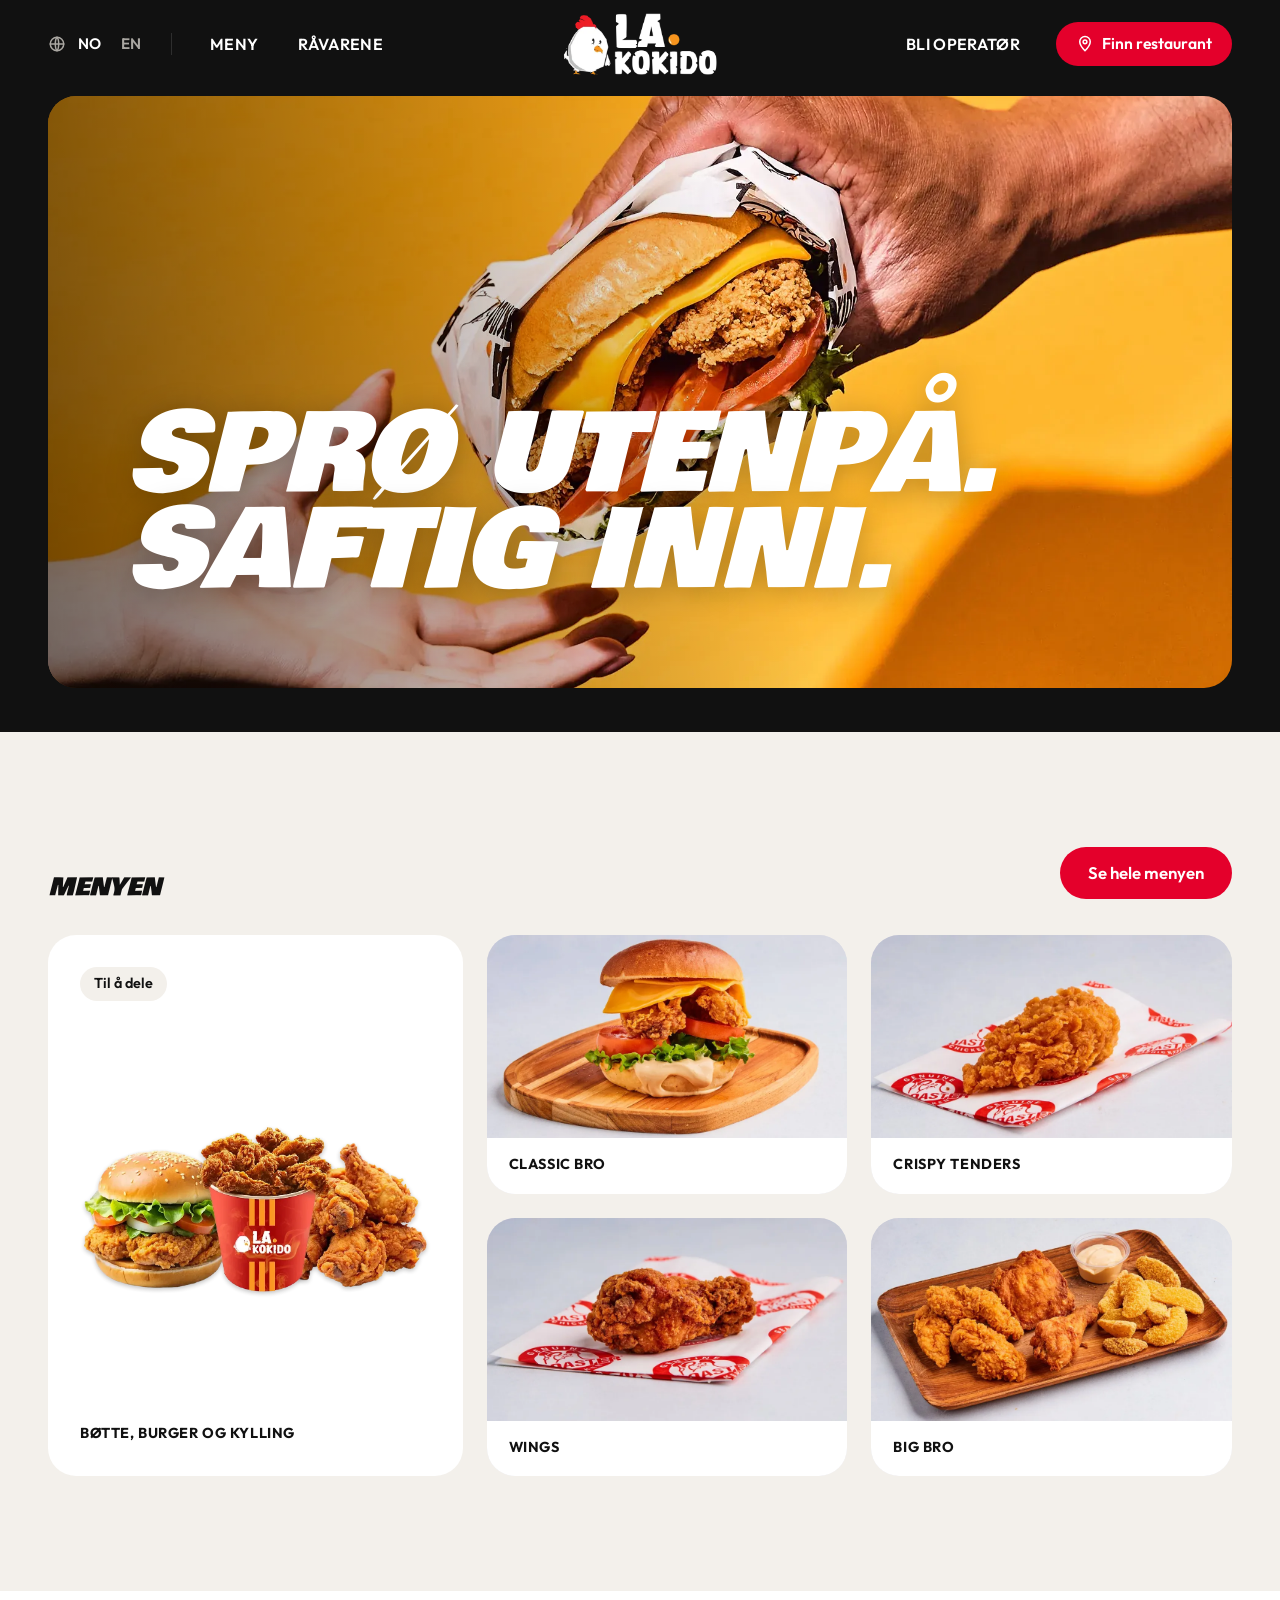
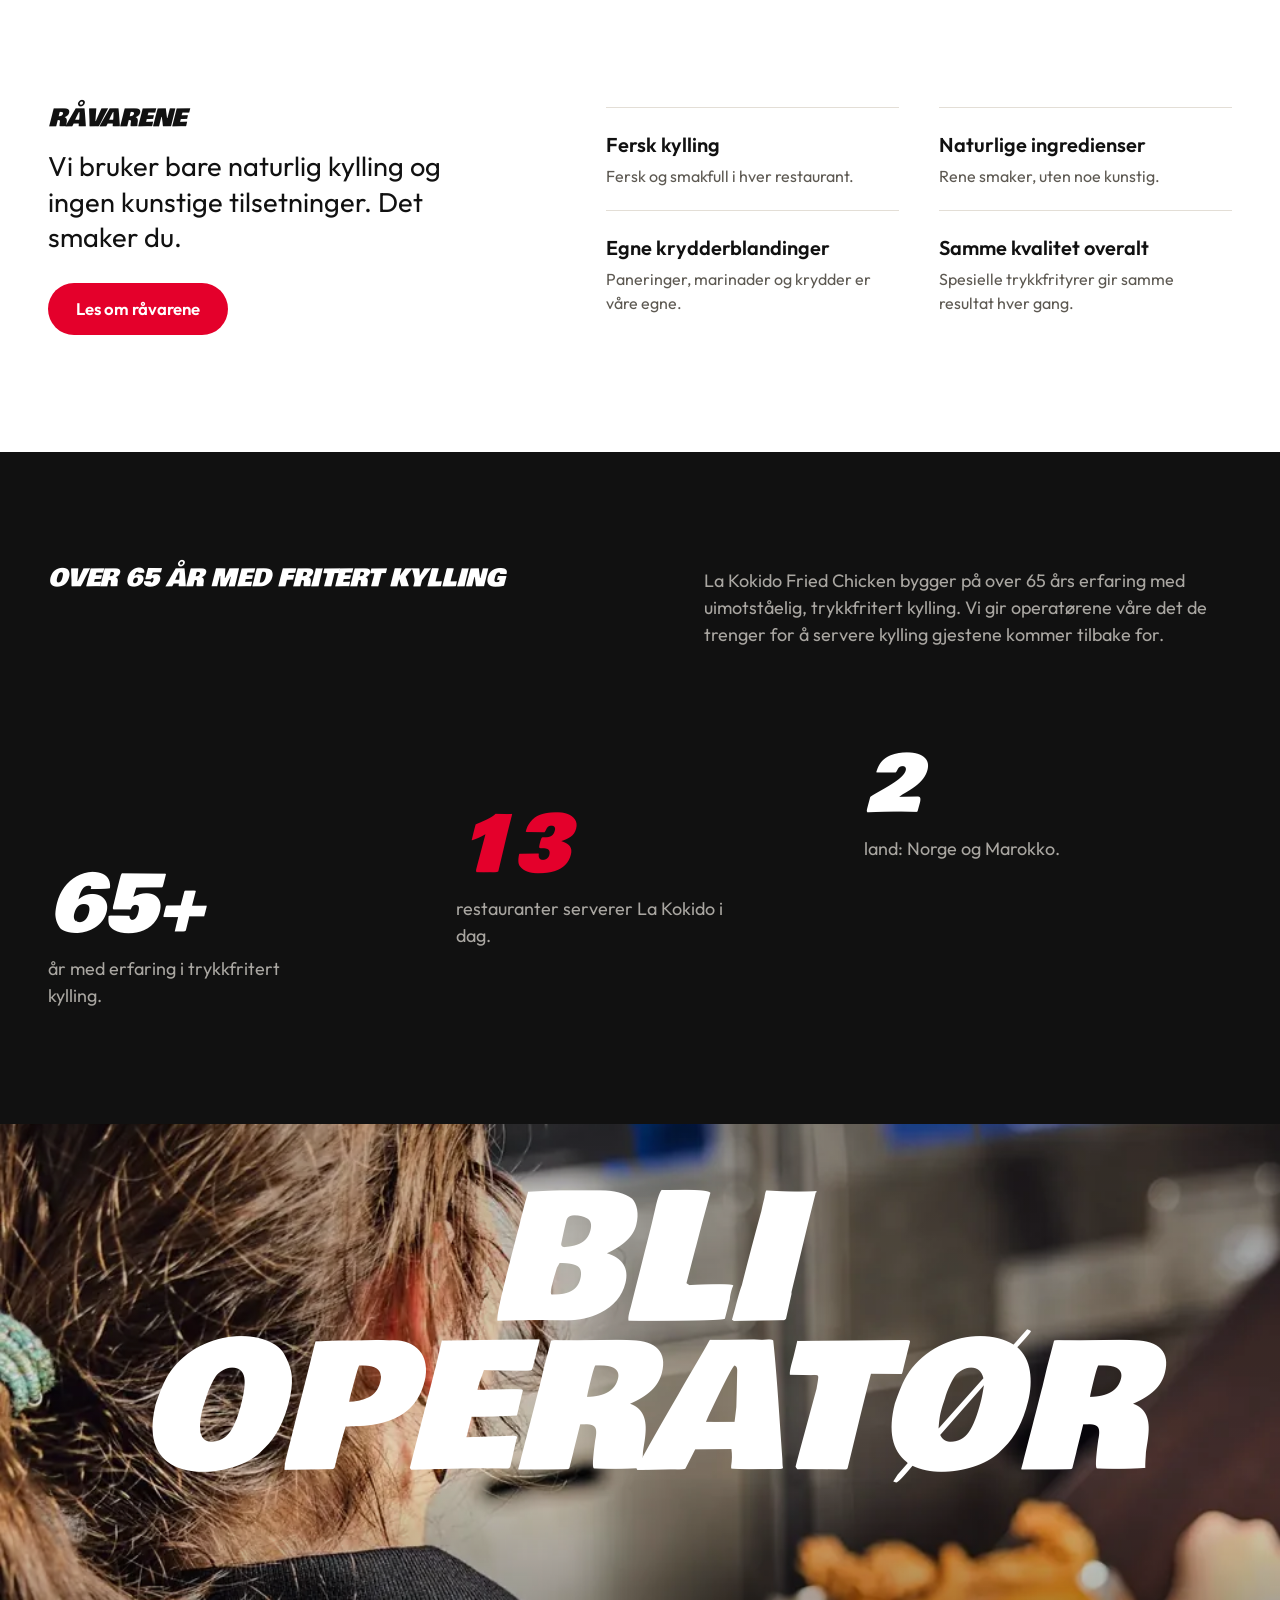
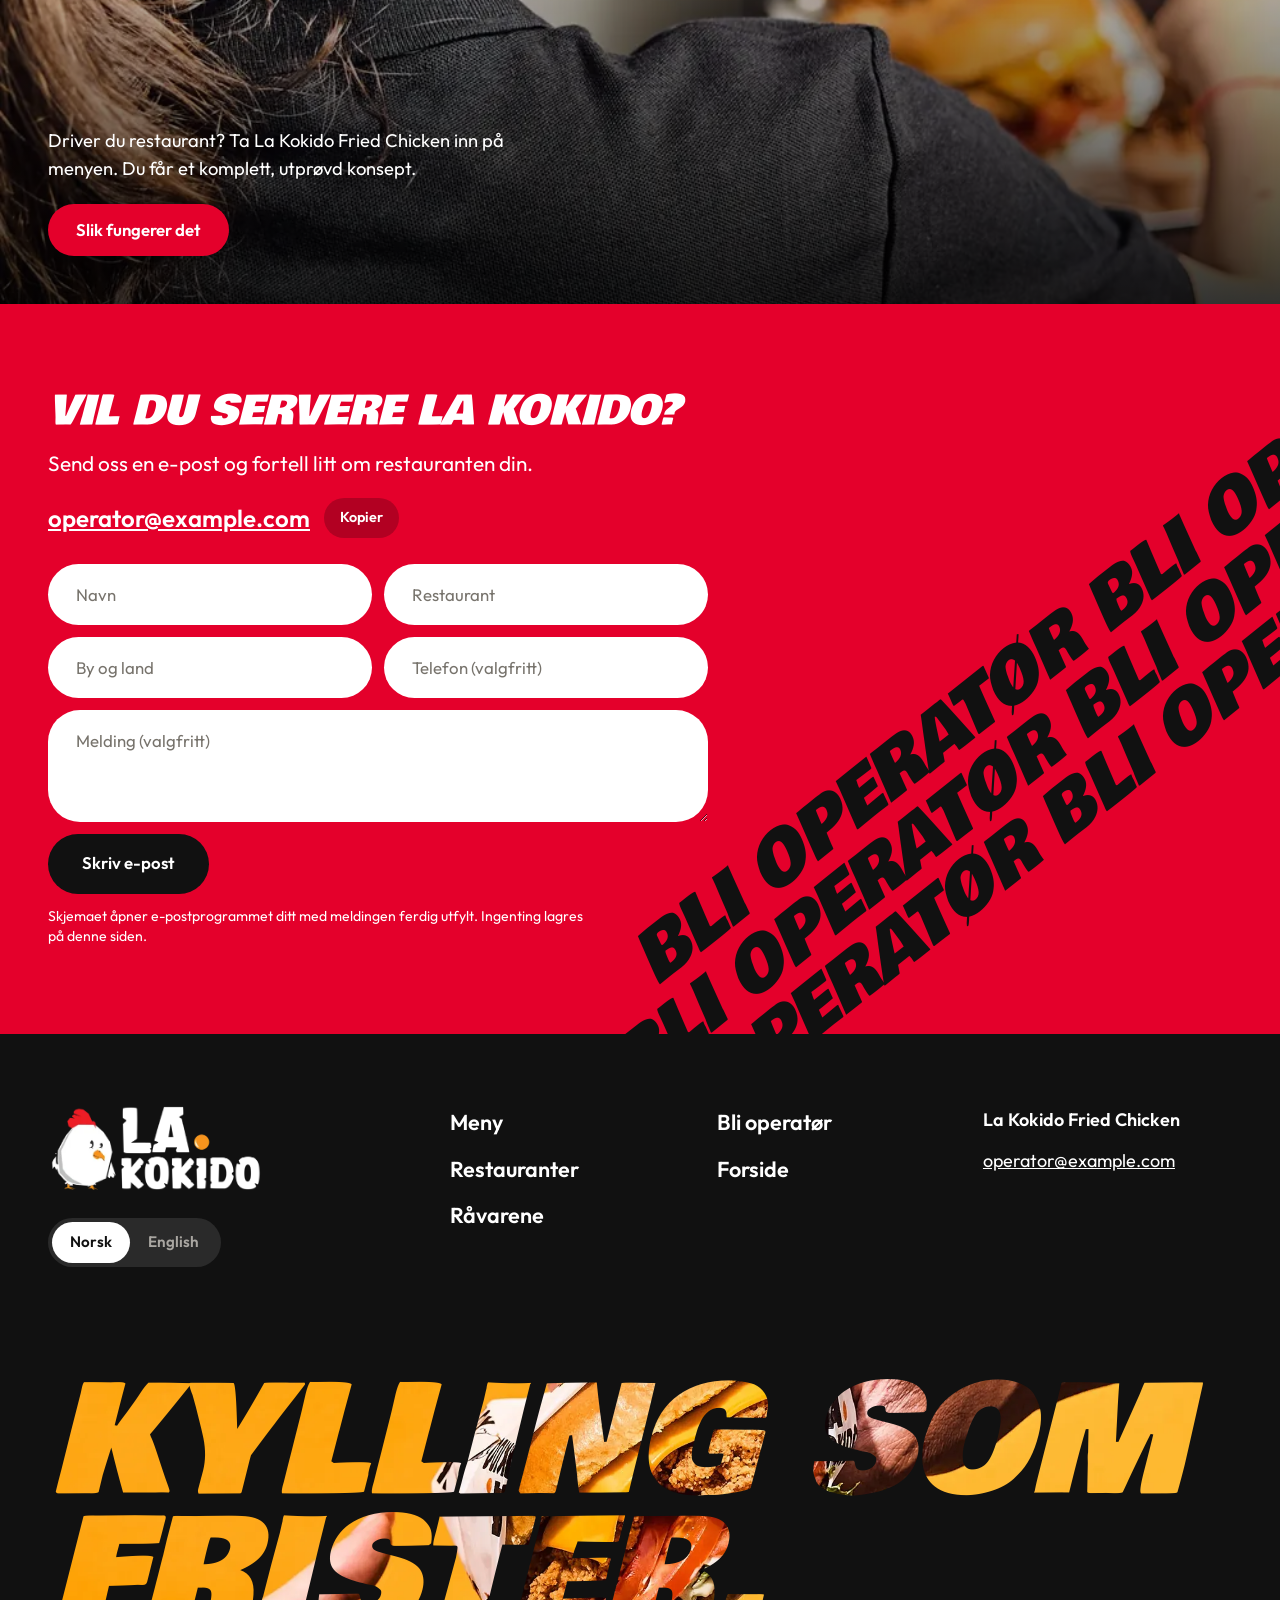
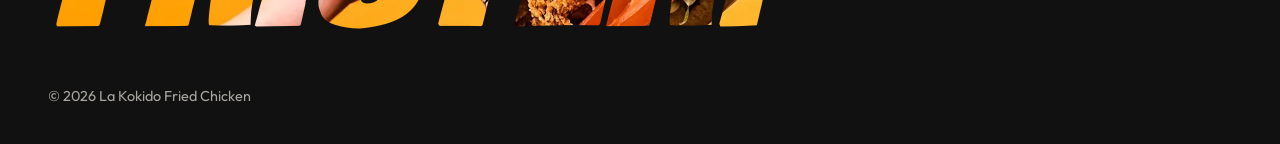
<file: index.html>
<!doctype html>
<html lang="no">
<head>
<meta charset="utf-8">
<meta name="viewport" content="width=device-width, initial-scale=1">
<title>La Kokido Fried Chicken</title>
<meta name="description" content="La Kokido Fried Chicken – naturlig, trykkfritert kylling. Se menyen, finn din nærmeste restaurant, eller bli operatør.">
<meta property="og:title" content="La Kokido Fried Chicken">
<meta property="og:description" content="La Kokido Fried Chicken – naturlig, trykkfritert kylling. Se menyen, finn din nærmeste restaurant, eller bli operatør.">
<meta property="og:image" content="assets/img/hero.webp">
<meta name="theme-color" content="#111111">
<link rel="icon" href="favicon.png" type="image/png">
<link rel="apple-touch-icon" href="assets/img/apple-touch-icon.png">
<link rel="preload" href="assets/fonts/bowlby-one.woff2" as="font" type="font/woff2" crossorigin>
<link rel="stylesheet" href="styles.css">
</head>
<body data-title-en="La Kokido Fried Chicken">
<a class="skip" href="#main" data-i18n="skip">Hopp til innhold</a>
<header class="nav" id="nav"></header>

<main id="main">
<section class="hero">
  <div class="container">
    <a class="hero__card" href="meny.html">
      <img src="assets/img/hero.webp" alt="" width="1919" height="1080" fetchpriority="high">
      <h1 class="t-display hero__title"><span data-i18n="hero.l1">Sprø utenpå.</span><br><span data-i18n="hero.l2">Saftig inni.</span></h1>
    </a>
  </div>
</section>

<section class="section section--beige">
  <div class="container">
    <div class="section__head">
      <h2 class="t-display t-label" data-i18n="home.menu">Menyen</h2>
      <a class="pill pill--red" href="meny.html" data-i18n="home.menu.cta">Se hele menyen</a>
    </div>
    <div class="menu">
      <a class="card card--big" href="meny.html#dele">
        <span class="card__tag" data-i18n="home.tag">Til å dele</span>
        <img src="assets/img/chicken-meal.webp" alt="La Kokido kyllingburger, bøtte og kyllingbiter" width="1069" height="527" loading="lazy">
        <span class="card__name" data-i18n="home.big">Bøtte, burger og kylling</span>
      </a>
      <a class="card card--photo" href="meny.html#sandwich"><img src="assets/menu/classic-bro.webp" alt="" width="960" height="540" loading="lazy"><span class="card__name">Classic Bro</span></a>
      <a class="card card--photo" href="meny.html#kylling"><img src="assets/menu/crispy-tenders.webp" alt="" width="960" height="540" loading="lazy"><span class="card__name">Crispy Tenders</span></a>
      <a class="card card--photo" href="meny.html#kylling"><img src="assets/menu/wings.webp" alt="" width="960" height="540" loading="lazy"><span class="card__name">Wings</span></a>
      <a class="card card--photo" href="meny.html#meals"><img src="assets/menu/big-bro.webp" alt="" width="960" height="540" loading="lazy"><span class="card__name">Big Bro</span></a>
    </div>
  </div>
</section>

<section class="section section--white">
  <div class="container split">
    <div>
      <h2 class="t-display t-label" data-i18n="home.raw">Råvarene</h2>
      <p class="split__lead" data-i18n="home.raw.lead">Vi bruker bare naturlig kylling og ingen kunstige tilsetninger. Det smaker du.</p>
      <a class="pill pill--red" href="ravarer.html" data-i18n="home.raw.cta">Les om råvarene</a>
    </div>
    <ul class="facts">
      <li><strong data-i18n="raw.f1">Fersk kylling</strong><span data-i18n="raw.f1t">Fersk og smakfull i hver restaurant.</span></li>
      <li><strong data-i18n="raw.f2">Naturlige ingredienser</strong><span data-i18n="raw.f2t">Rene smaker, uten noe kunstig.</span></li>
      <li><strong data-i18n="raw.f3">Egne krydderblandinger</strong><span data-i18n="raw.f3t">Paneringer, marinader og krydder er våre egne.</span></li>
      <li><strong data-i18n="raw.f4">Samme kvalitet overalt</strong><span data-i18n="raw.f4t">Spesielle trykkfrityrer gir samme resultat hver gang.</span></li>
    </ul>
  </div>
</section>

<section class="section section--black">
  <div class="container">
    <div class="story__head">
      <h2 class="t-display t-label" data-i18n="about.label">Over 65 år med fritert kylling</h2>
      <p data-i18n="about.lead">La Kokido Fried Chicken bygger på over 65 års erfaring med uimotståelig, trykkfritert kylling. Vi gir operatørene våre det de trenger for å servere kylling gjestene kommer tilbake for.</p>
    </div>
    <dl class="story">
      <div><dt class="t-display">65+</dt><dd data-i18n="about.s1">år med erfaring i trykkfritert kylling.</dd></div>
      <div><dt class="t-display t-red" data-count="total">13</dt><dd data-i18n="about.s2">restauranter serverer La Kokido i dag.</dd></div>
      <div><dt class="t-display" data-count="countries">2</dt><dd data-i18n="about.s3">land: Norge og Marokko.</dd></div>
    </dl>
  </div>
</section>

<section class="jobs">
  <img src="assets/img/operator.webp" alt="" width="1000" height="1500" loading="lazy">
  <p class="t-display jobs__word" aria-hidden="true"><span data-i18n="op.w1">Bli</span><br><span data-i18n="op.w2">operatør</span></p>
  <div class="container jobs__body">
    <h2 class="sr-only" data-i18n="nav.operator">Bli operatør</h2>
    <p data-i18n="op.lead">Driver du restaurant? Ta La Kokido Fried Chicken inn på menyen. Du får et komplett, utprøvd konsept.</p>
    <a class="pill pill--red" href="operator.html" data-i18n="op.more">Slik fungerer det</a>
  </div>
</section>
</main>

<div id="tail"></div>
<script src="site.js"></script>
</body>
</html>
</file>
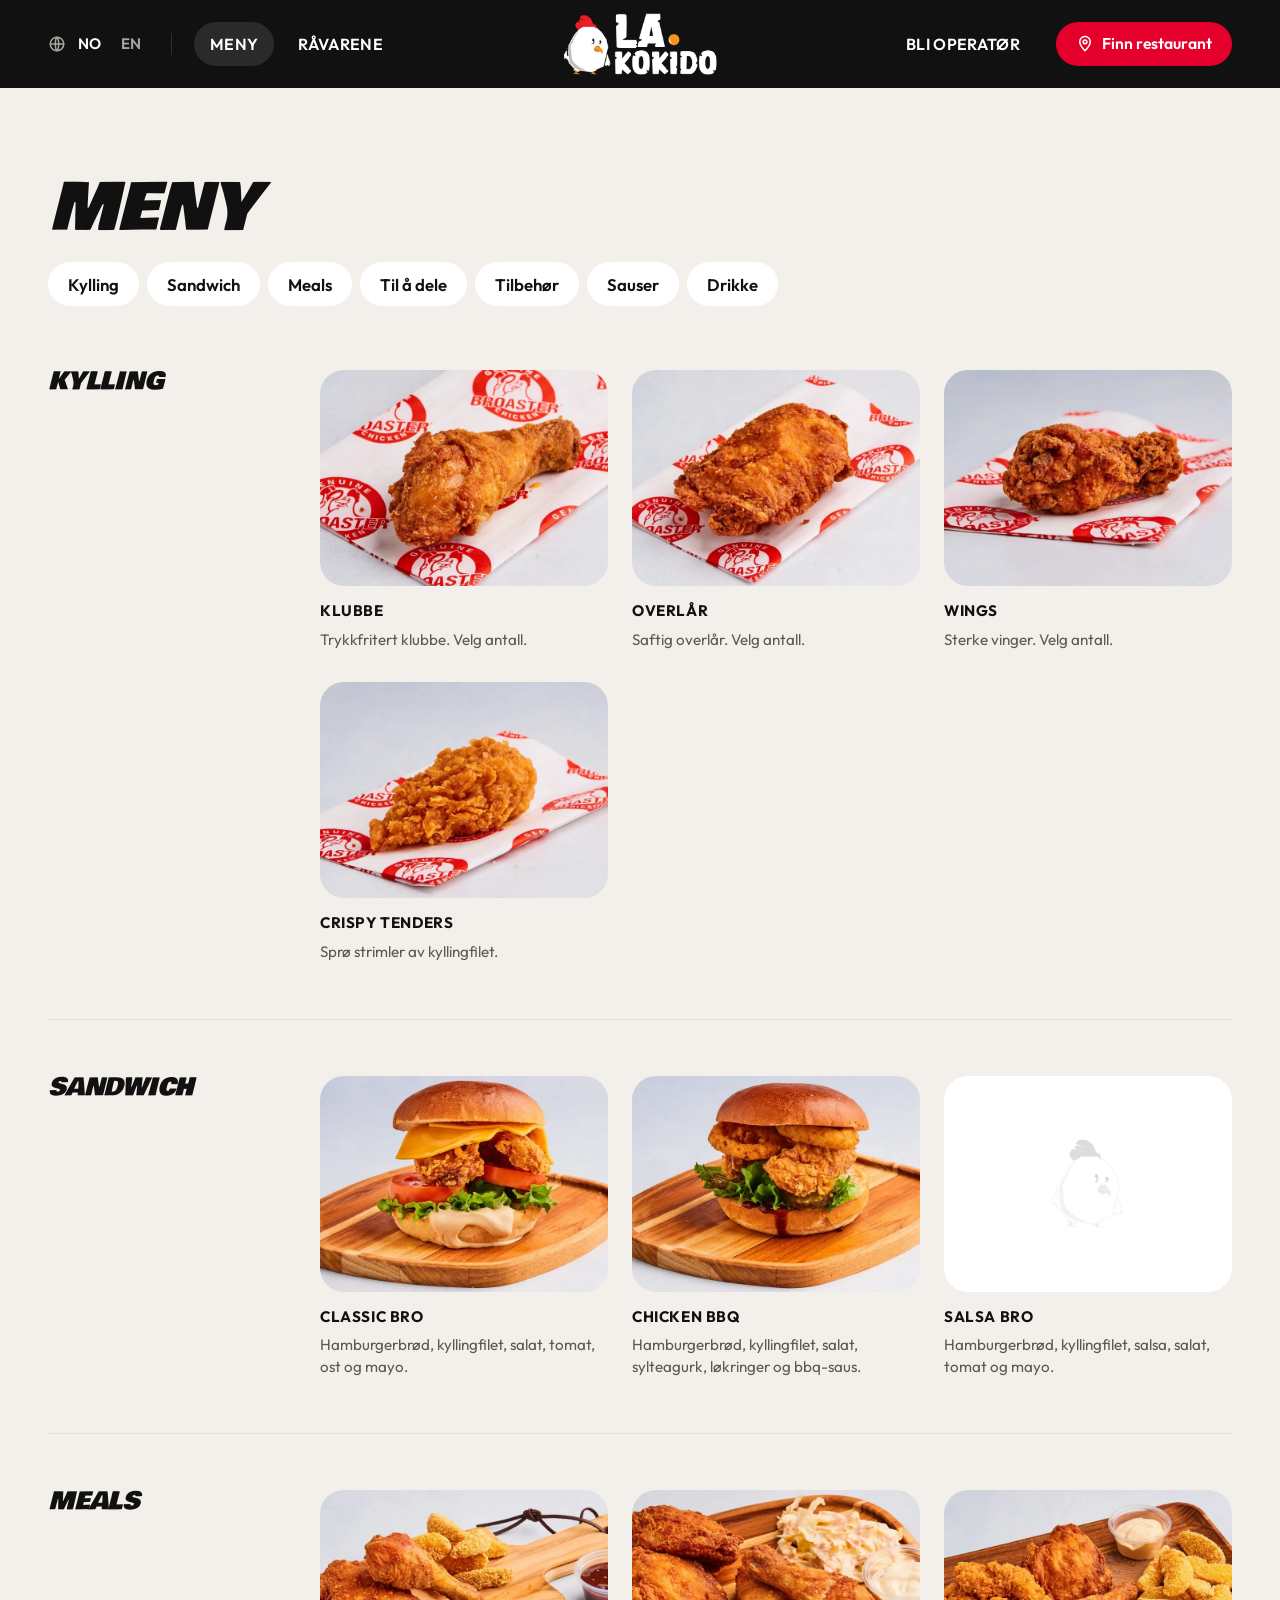
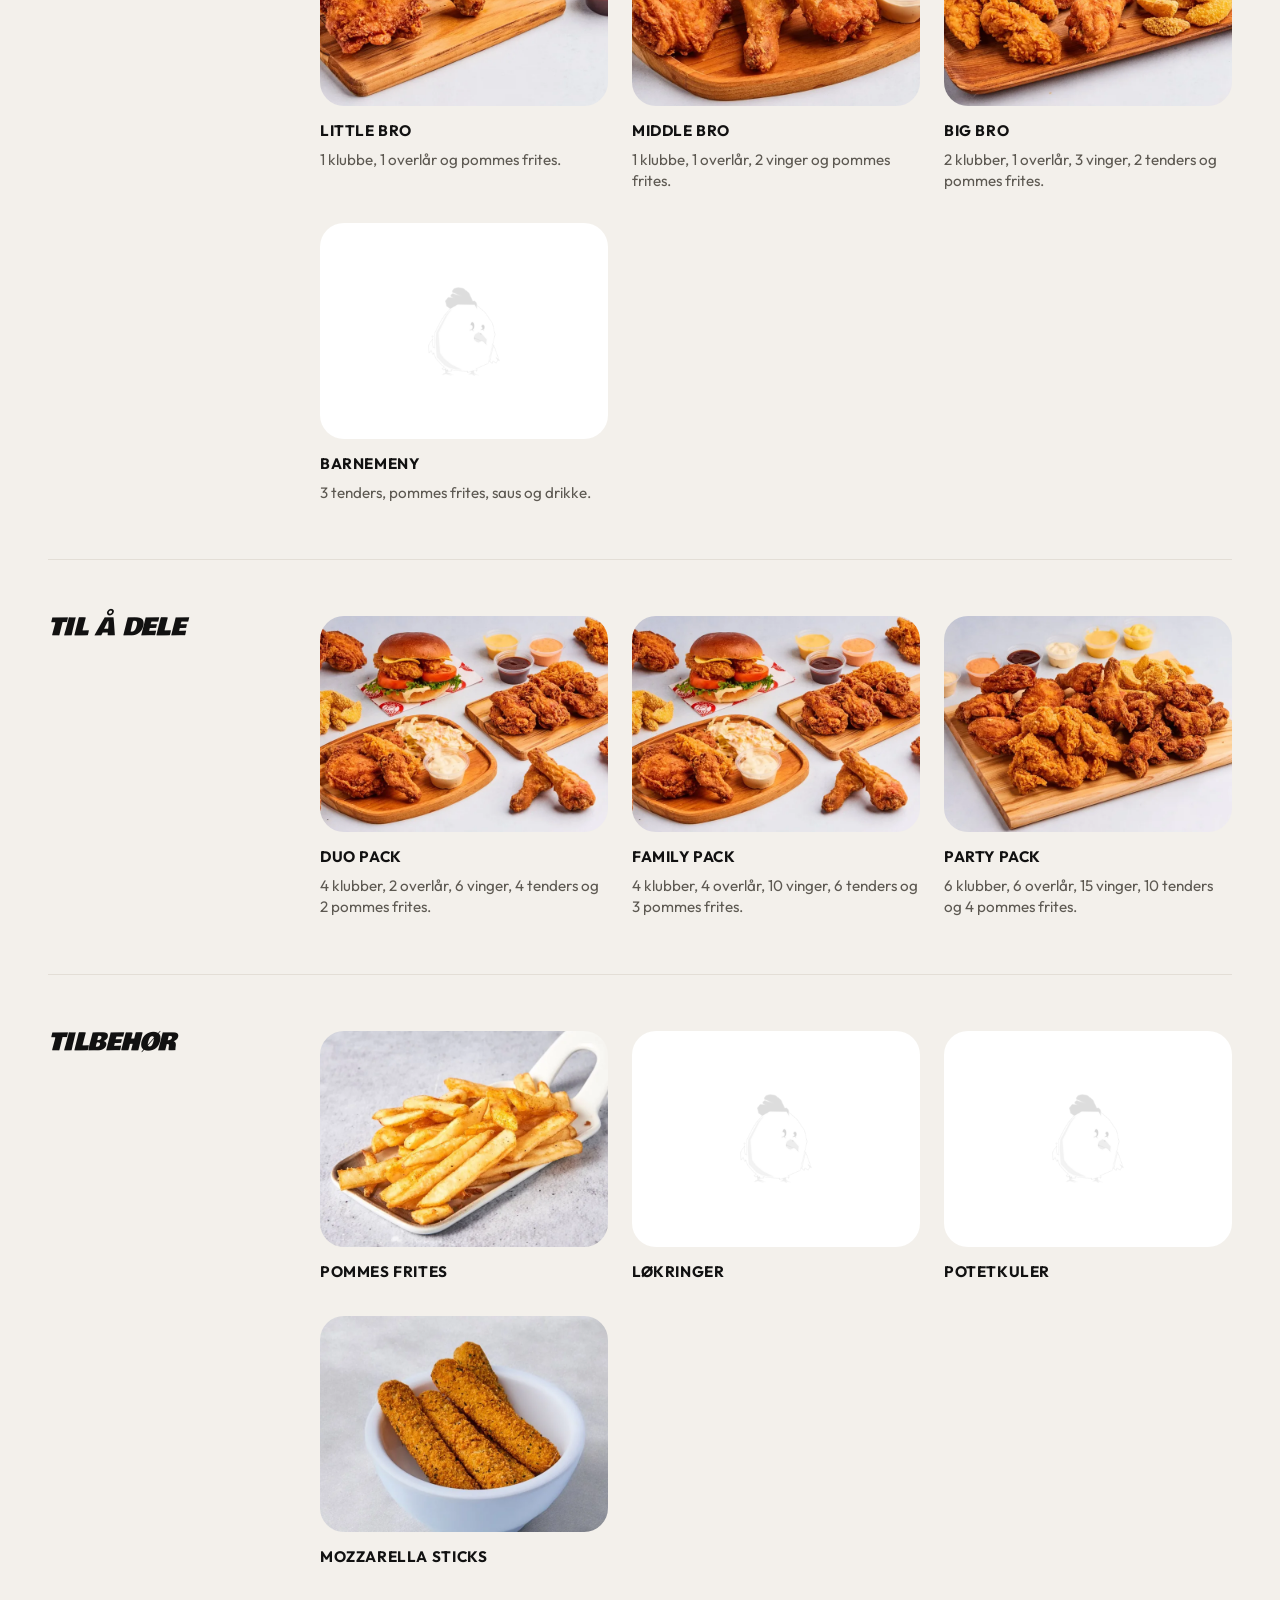
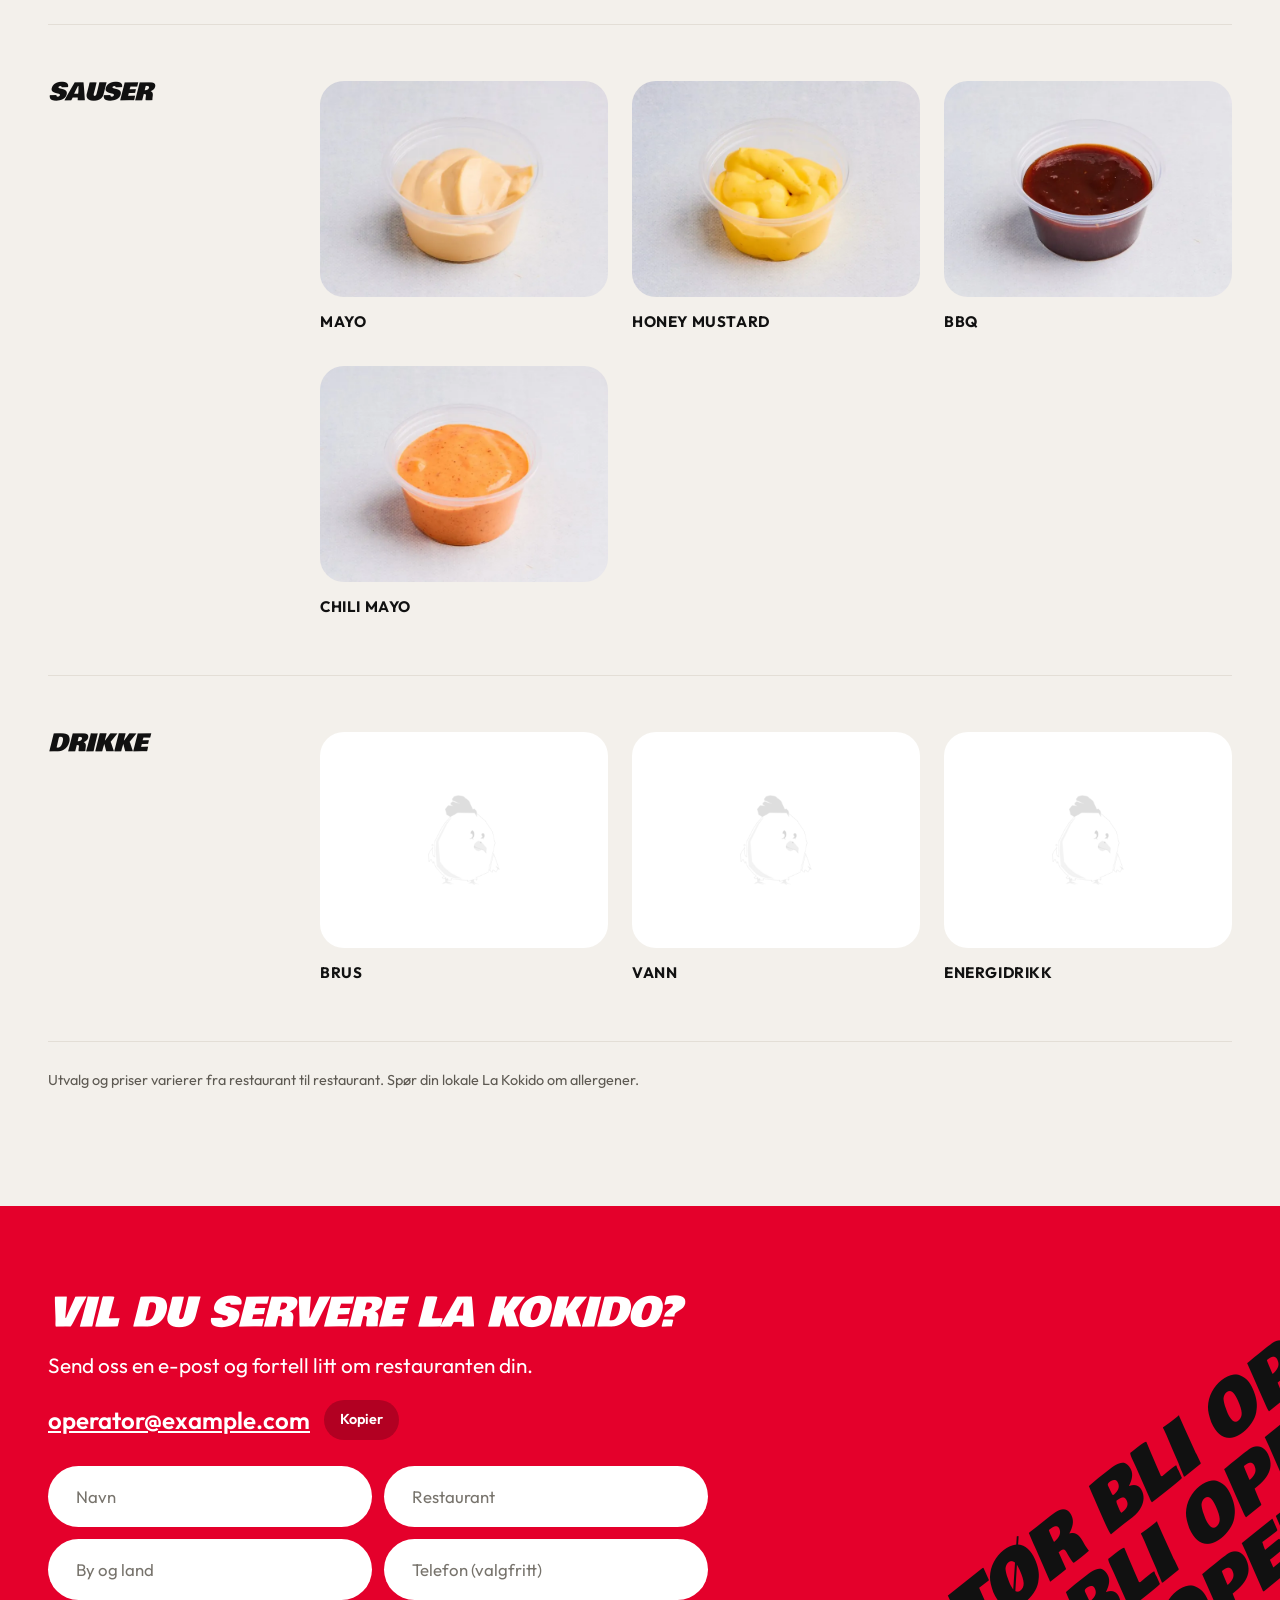
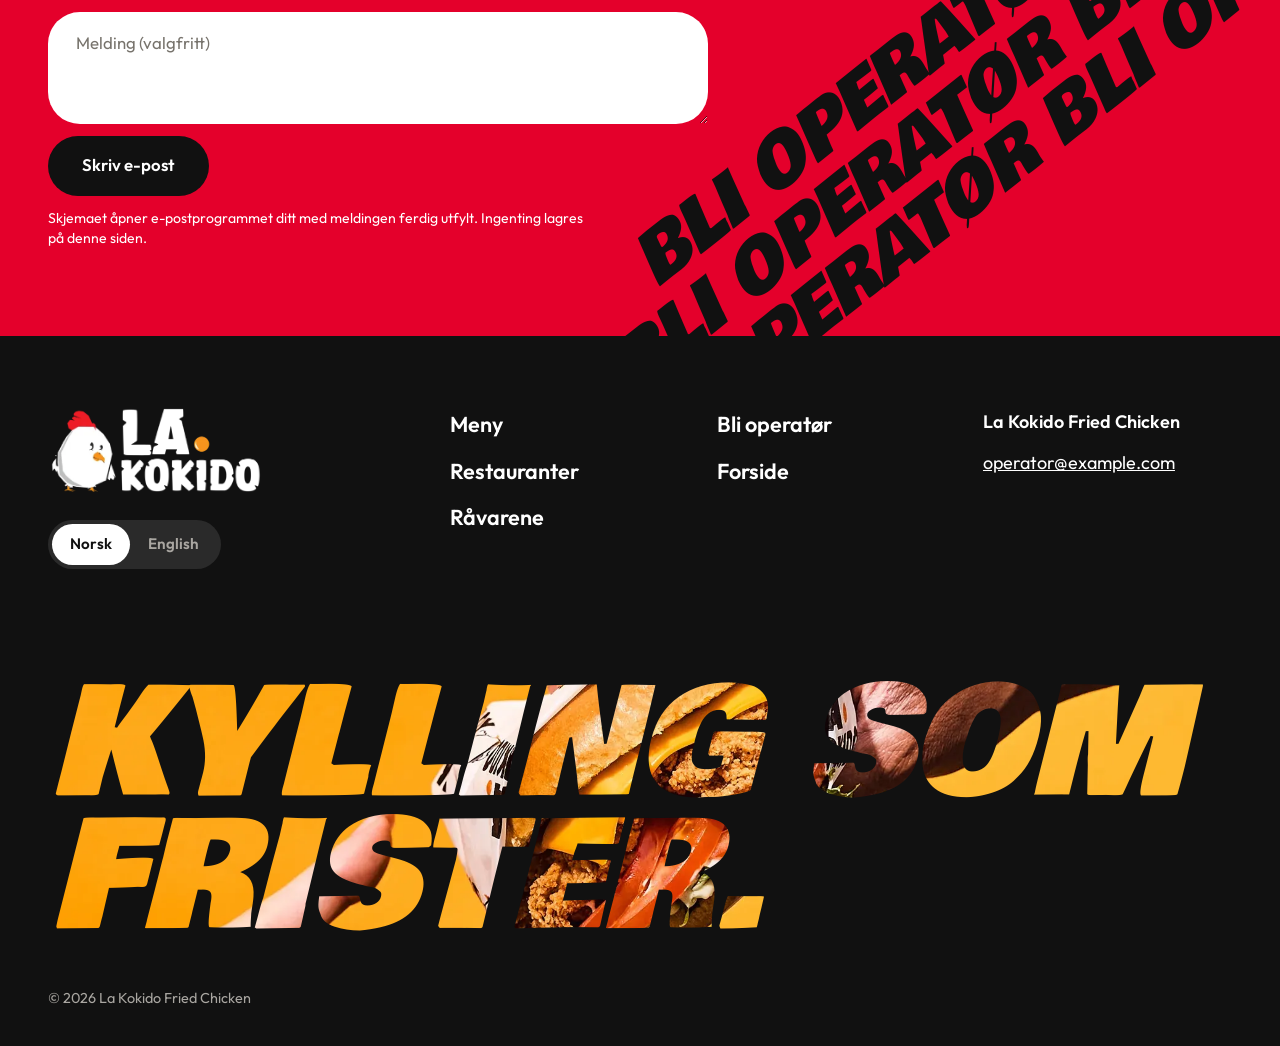
<file: meny.html>
<!doctype html>
<html lang="no">
<head>
<meta charset="utf-8">
<meta name="viewport" content="width=device-width, initial-scale=1">
<title>Meny | La Kokido</title>
<meta name="description" content="Menyen hos La Kokido Fried Chicken: kylling, sandwich, meals, pakker til å dele, tilbehør og sauser.">
<meta property="og:title" content="Meny | La Kokido">
<meta property="og:description" content="Menyen hos La Kokido Fried Chicken: kylling, sandwich, meals, pakker til å dele, tilbehør og sauser.">
<meta property="og:image" content="assets/img/hero.webp">
<meta name="theme-color" content="#111111">
<link rel="icon" href="favicon.png" type="image/png">
<link rel="apple-touch-icon" href="assets/img/apple-touch-icon.png">
<link rel="preload" href="assets/fonts/bowlby-one.woff2" as="font" type="font/woff2" crossorigin>
<link rel="stylesheet" href="styles.css">
</head>
<body data-title-en="Menu | La Kokido">
<a class="skip" href="#main" data-i18n="skip">Hopp til innhold</a>
<header class="nav" id="nav"></header>

<main id="main">
<section class="section section--beige page">
  <div class="container">
    <h1 class="t-display page__title" data-i18n="menu.title">Meny</h1>
    <nav class="chips chips--menu" id="menu-chips" aria-label="Kategorier"></nav>
    <div id="menu-root"></div>
    <p class="fine" data-i18n="menu.note">Utvalg og priser varierer fra restaurant til restaurant. Spør din lokale La Kokido om allergener.</p>
  </div>
</section>
</main>

<div id="tail"></div>
<script src="site.js"></script>
</body>
</html>
</file>
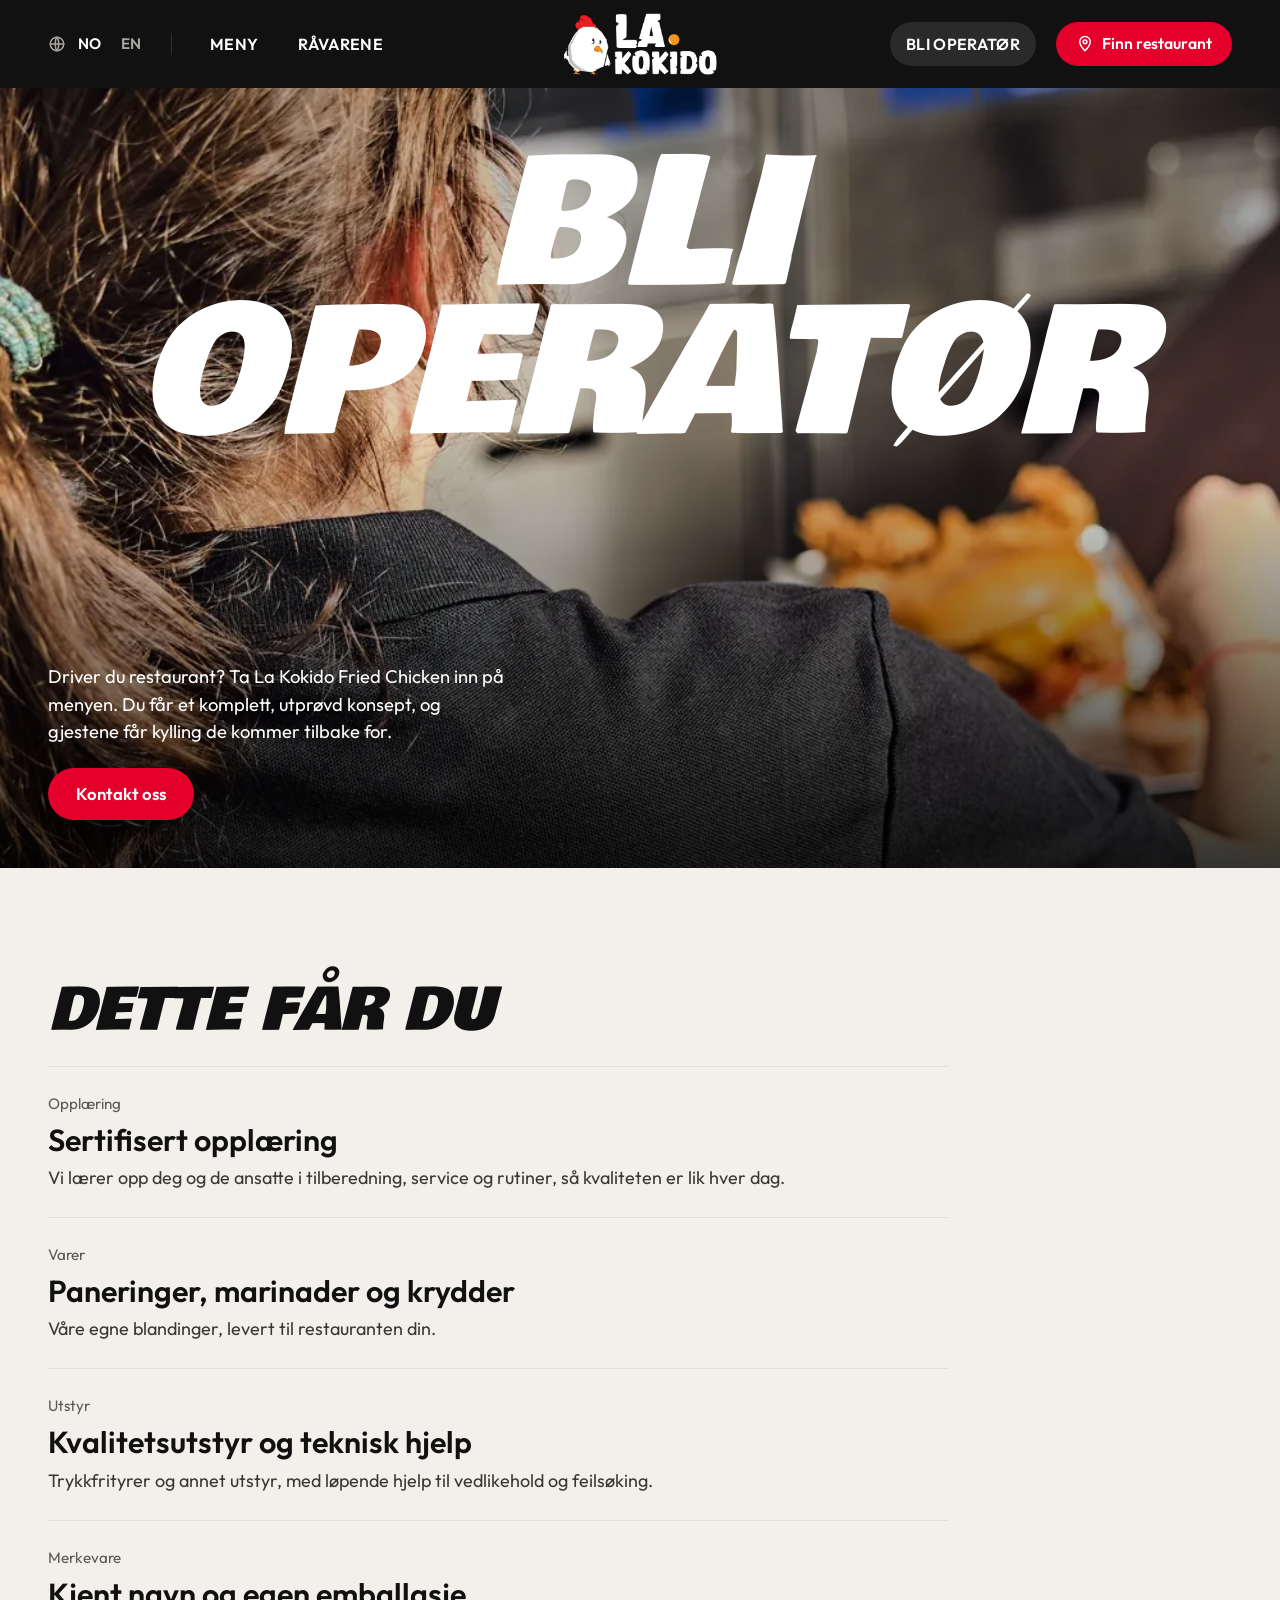
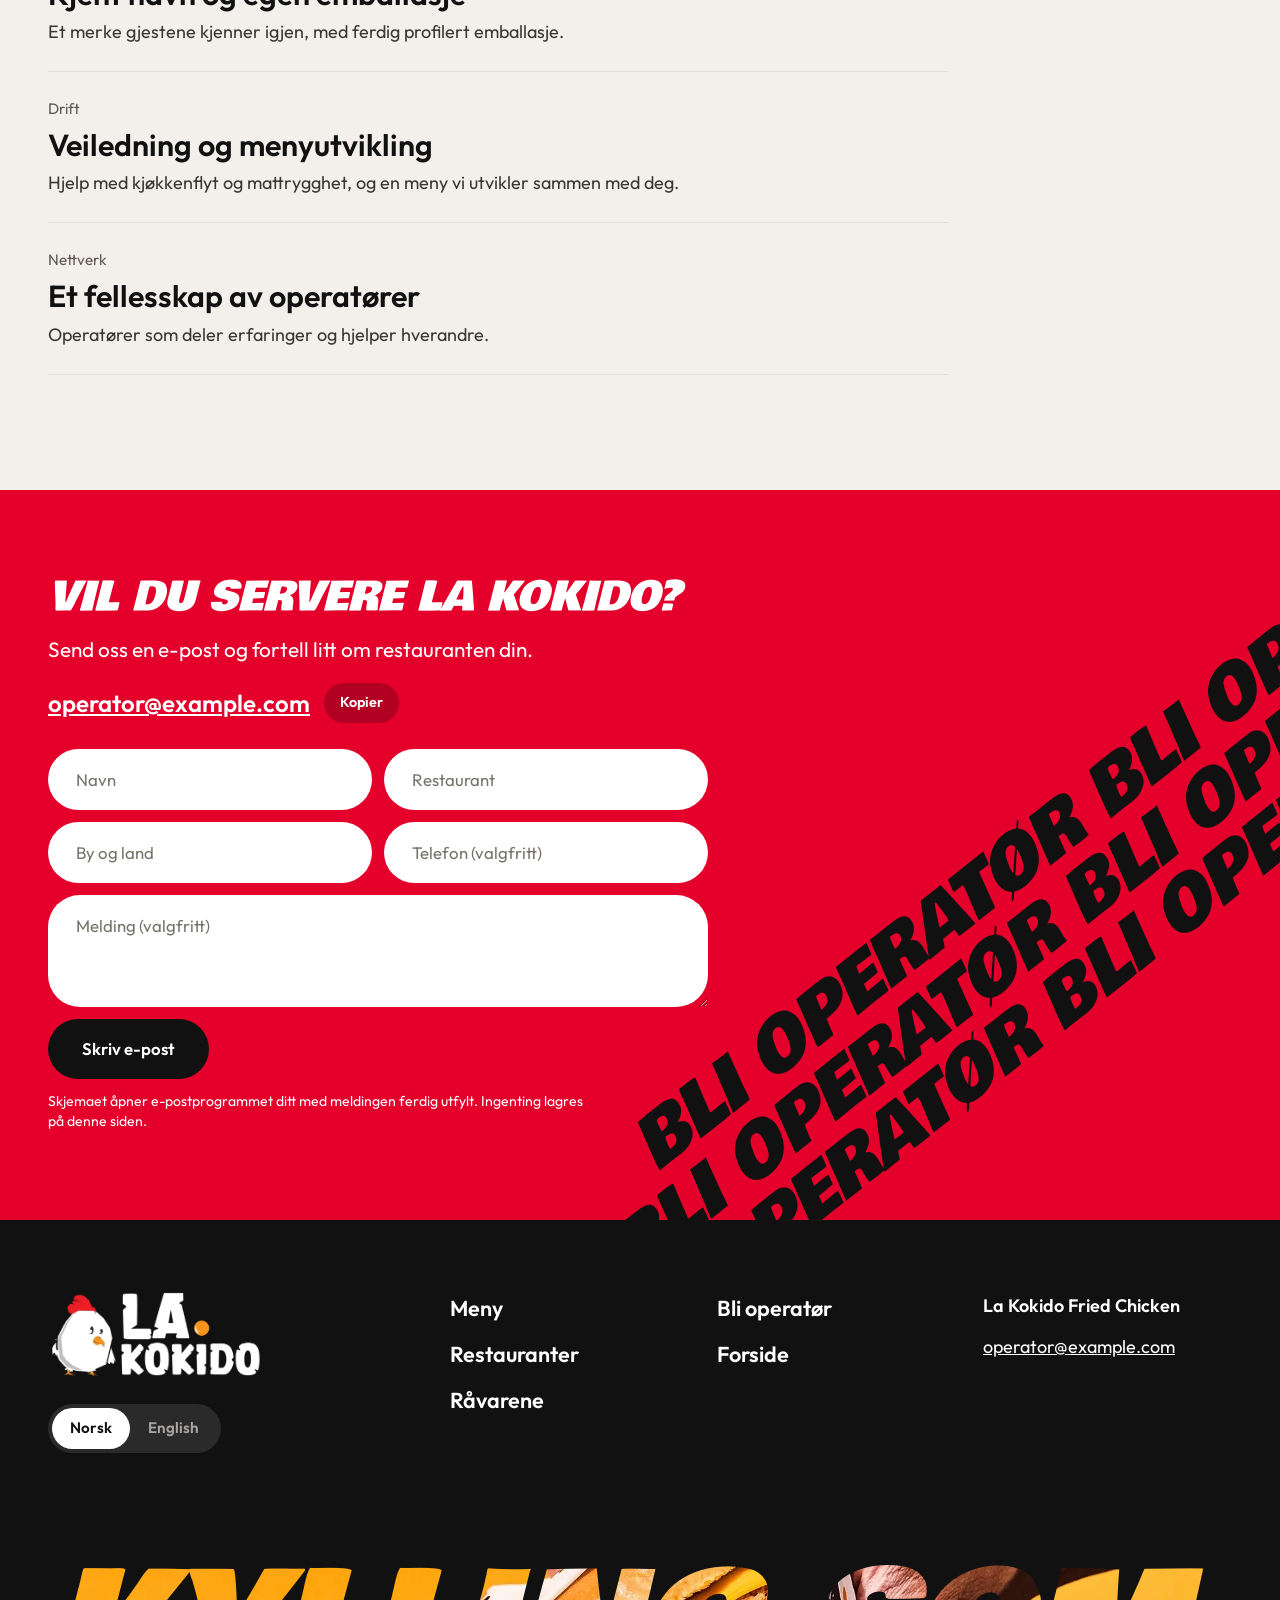
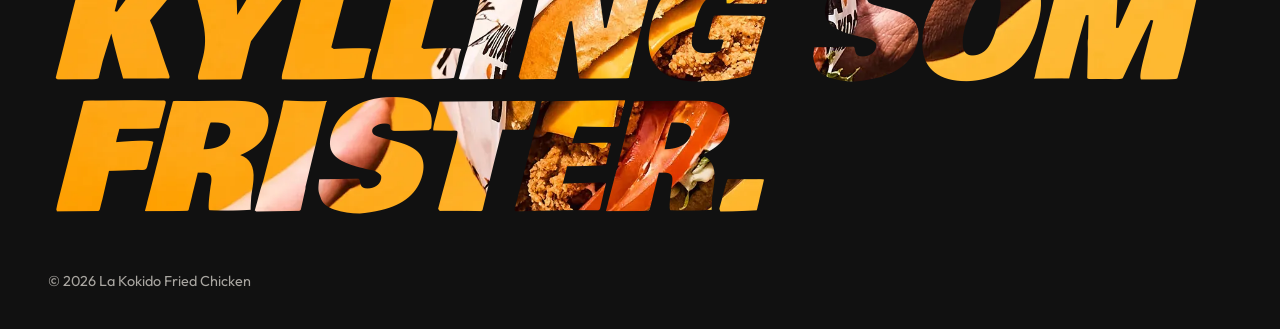
<file: operator.html>
<!doctype html>
<html lang="no">
<head>
<meta charset="utf-8">
<meta name="viewport" content="width=device-width, initial-scale=1">
<title>Bli operatør | La Kokido</title>
<meta name="description" content="Ta La Kokido Fried Chicken inn i restauranten din. Opplæring, varer, utstyr og en kjent merkevare.">
<meta property="og:title" content="Bli operatør | La Kokido">
<meta property="og:description" content="Ta La Kokido Fried Chicken inn i restauranten din. Opplæring, varer, utstyr og en kjent merkevare.">
<meta property="og:image" content="assets/img/hero.webp">
<meta name="theme-color" content="#111111">
<link rel="icon" href="favicon.png" type="image/png">
<link rel="apple-touch-icon" href="assets/img/apple-touch-icon.png">
<link rel="preload" href="assets/fonts/bowlby-one.woff2" as="font" type="font/woff2" crossorigin>
<link rel="stylesheet" href="styles.css">
</head>
<body data-title-en="Become an operator | La Kokido">
<a class="skip" href="#main" data-i18n="skip">Hopp til innhold</a>
<header class="nav" id="nav"></header>

<main id="main">
<section class="jobs">
  <img src="assets/img/operator.webp" alt="" width="1000" height="1500" fetchpriority="high">
  <h1 class="t-display jobs__word"><span data-i18n="op.w1">Bli</span><br><span data-i18n="op.w2">operatør</span></h1>
  <div class="container jobs__body">
    <p data-i18n="opp.lead">Driver du restaurant? Ta La Kokido Fried Chicken inn på menyen. Du får et komplett, utprøvd konsept, og gjestene får kylling de kommer tilbake for.</p>
    <a class="pill pill--red" href="#kontakt" data-i18n="op.cta">Kontakt oss</a>
  </div>
</section>
<section class="section section--beige">
  <div class="container">
    <h2 class="t-display list__title" data-i18n="get.title">Dette får du</h2>
    <ol class="list">
      <li><p class="list__meta" data-i18n="get.m1">Opplæring</p><h3 data-i18n="get.h1">Sertifisert opplæring</h3><p data-i18n="get.t1">Vi lærer opp deg og de ansatte i tilberedning, service og rutiner, så kvaliteten er lik hver dag.</p></li>
      <li><p class="list__meta" data-i18n="get.m2">Varer</p><h3 data-i18n="get.h2">Paneringer, marinader og krydder</h3><p data-i18n="get.t2">Våre egne blandinger, levert til restauranten din.</p></li>
      <li><p class="list__meta" data-i18n="get.m3">Utstyr</p><h3 data-i18n="get.h3">Kvalitetsutstyr og teknisk hjelp</h3><p data-i18n="get.t3">Trykkfrityrer og annet utstyr, med løpende hjelp til vedlikehold og feilsøking.</p></li>
      <li><p class="list__meta" data-i18n="get.m4">Merkevare</p><h3 data-i18n="get.h4">Kjent navn og egen emballasje</h3><p data-i18n="get.t4">Et merke gjestene kjenner igjen, med ferdig profilert emballasje.</p></li>
      <li><p class="list__meta" data-i18n="get.m5">Drift</p><h3 data-i18n="get.h5">Veiledning og menyutvikling</h3><p data-i18n="get.t5">Hjelp med kjøkkenflyt og mattrygghet, og en meny vi utvikler sammen med deg.</p></li>
      <li><p class="list__meta" data-i18n="get.m6">Nettverk</p><h3 data-i18n="get.h6">Et fellesskap av operatører</h3><p data-i18n="get.t6">Operatører som deler erfaringer og hjelper hverandre.</p></li>
    </ol>
  </div>
</section>
</main>

<div id="tail"></div>
<script src="site.js"></script>
</body>
</html>
</file>
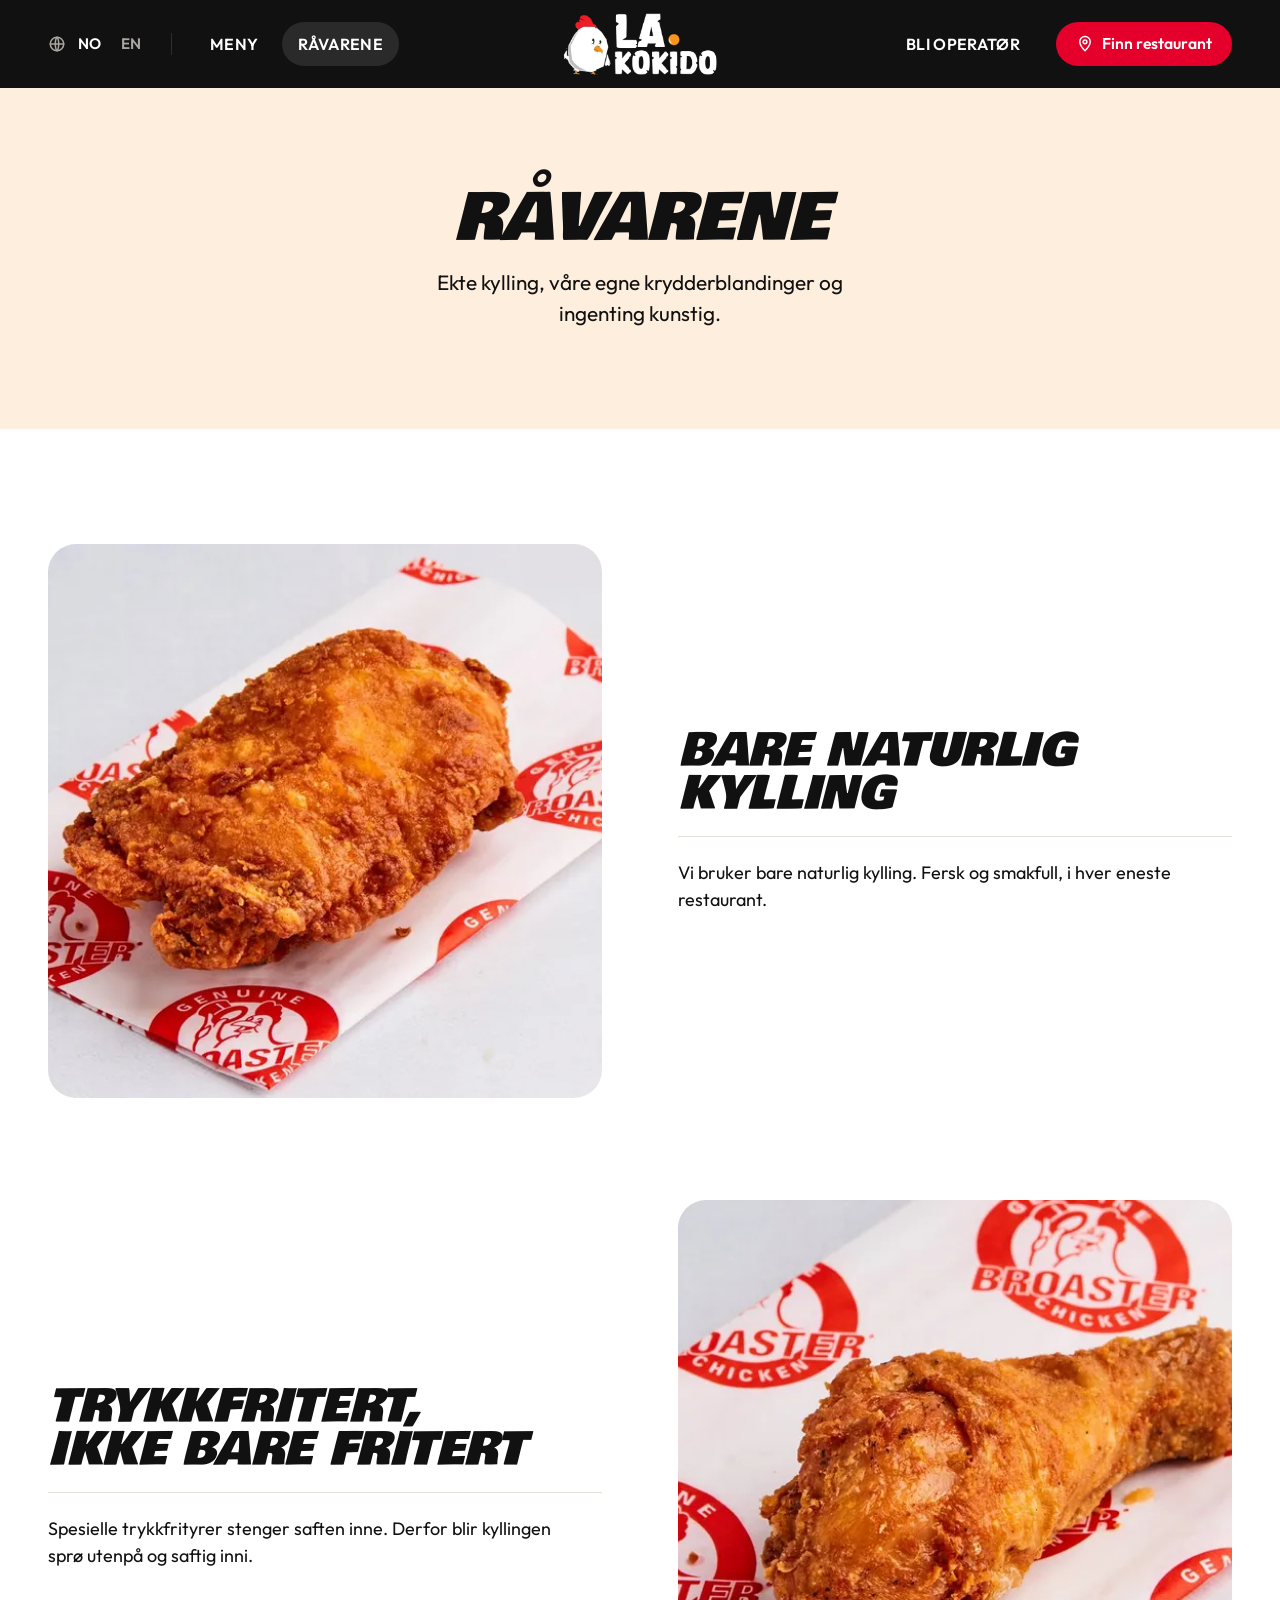
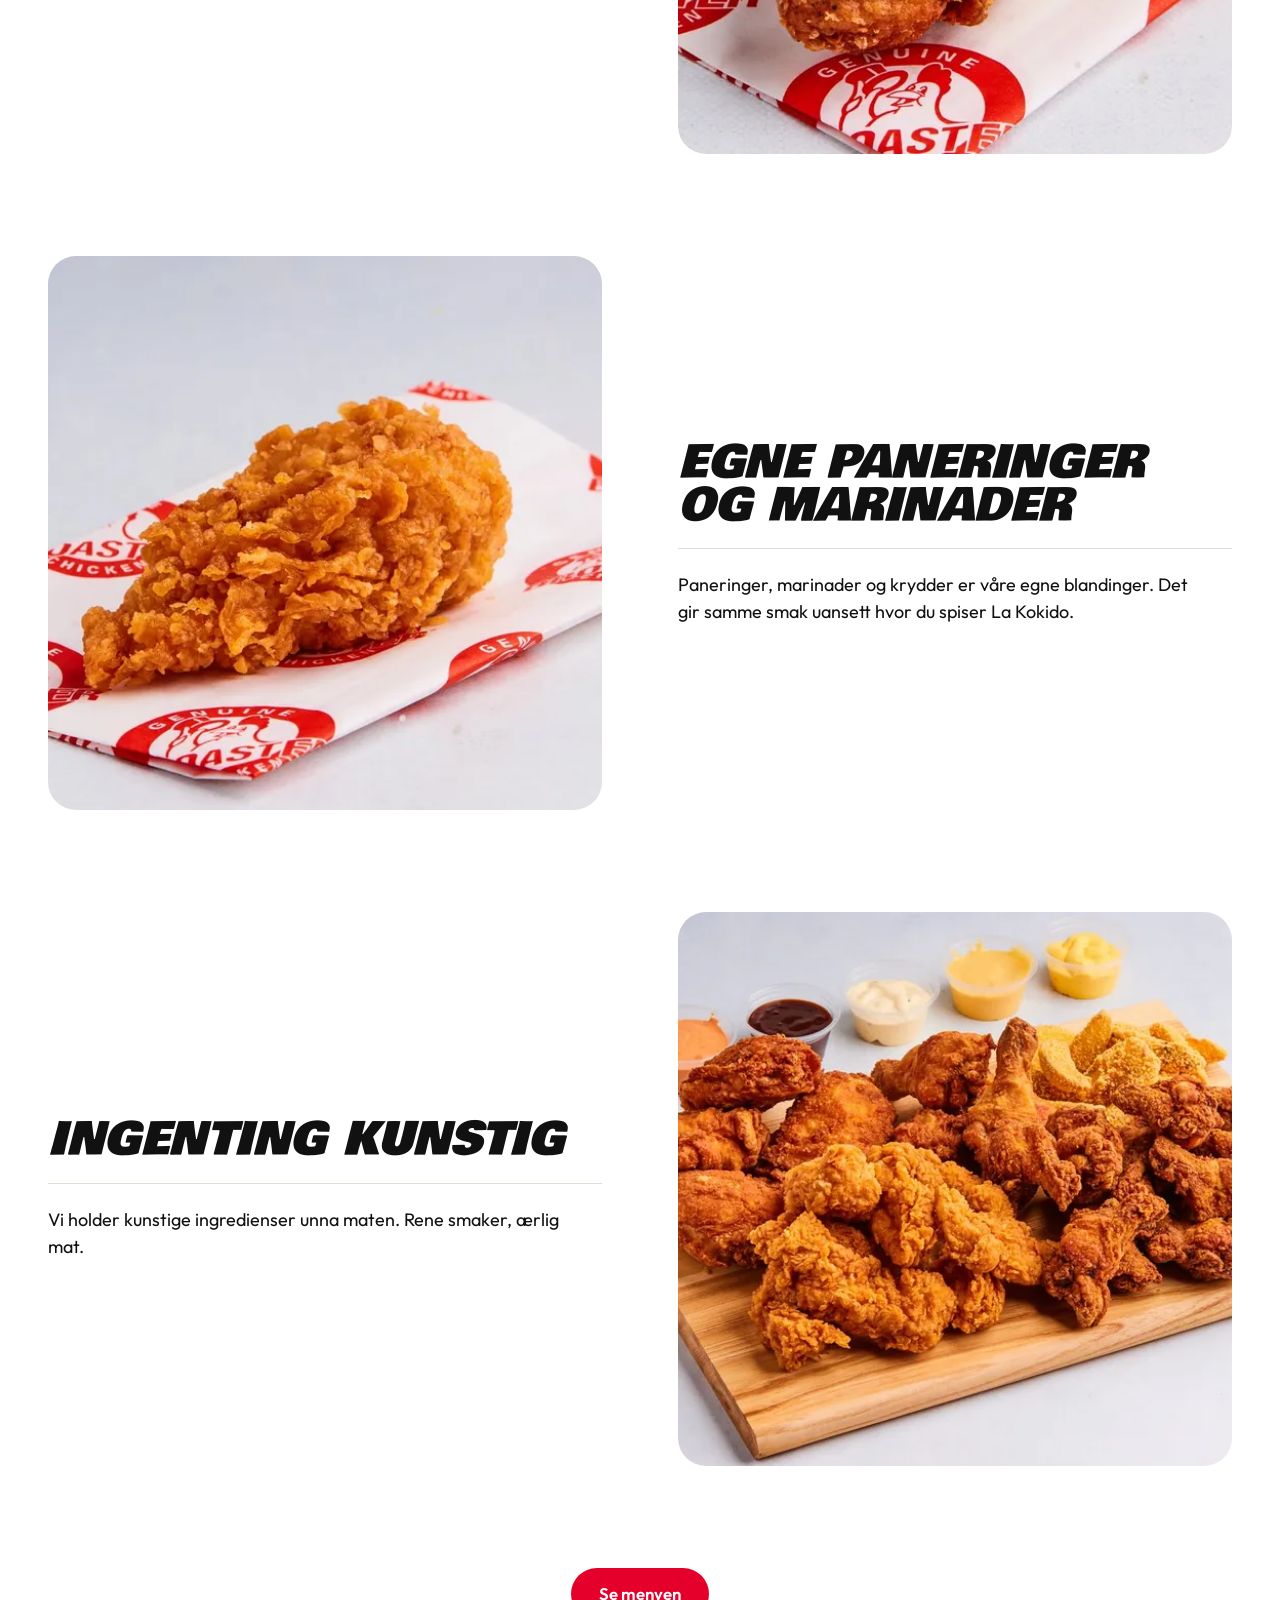
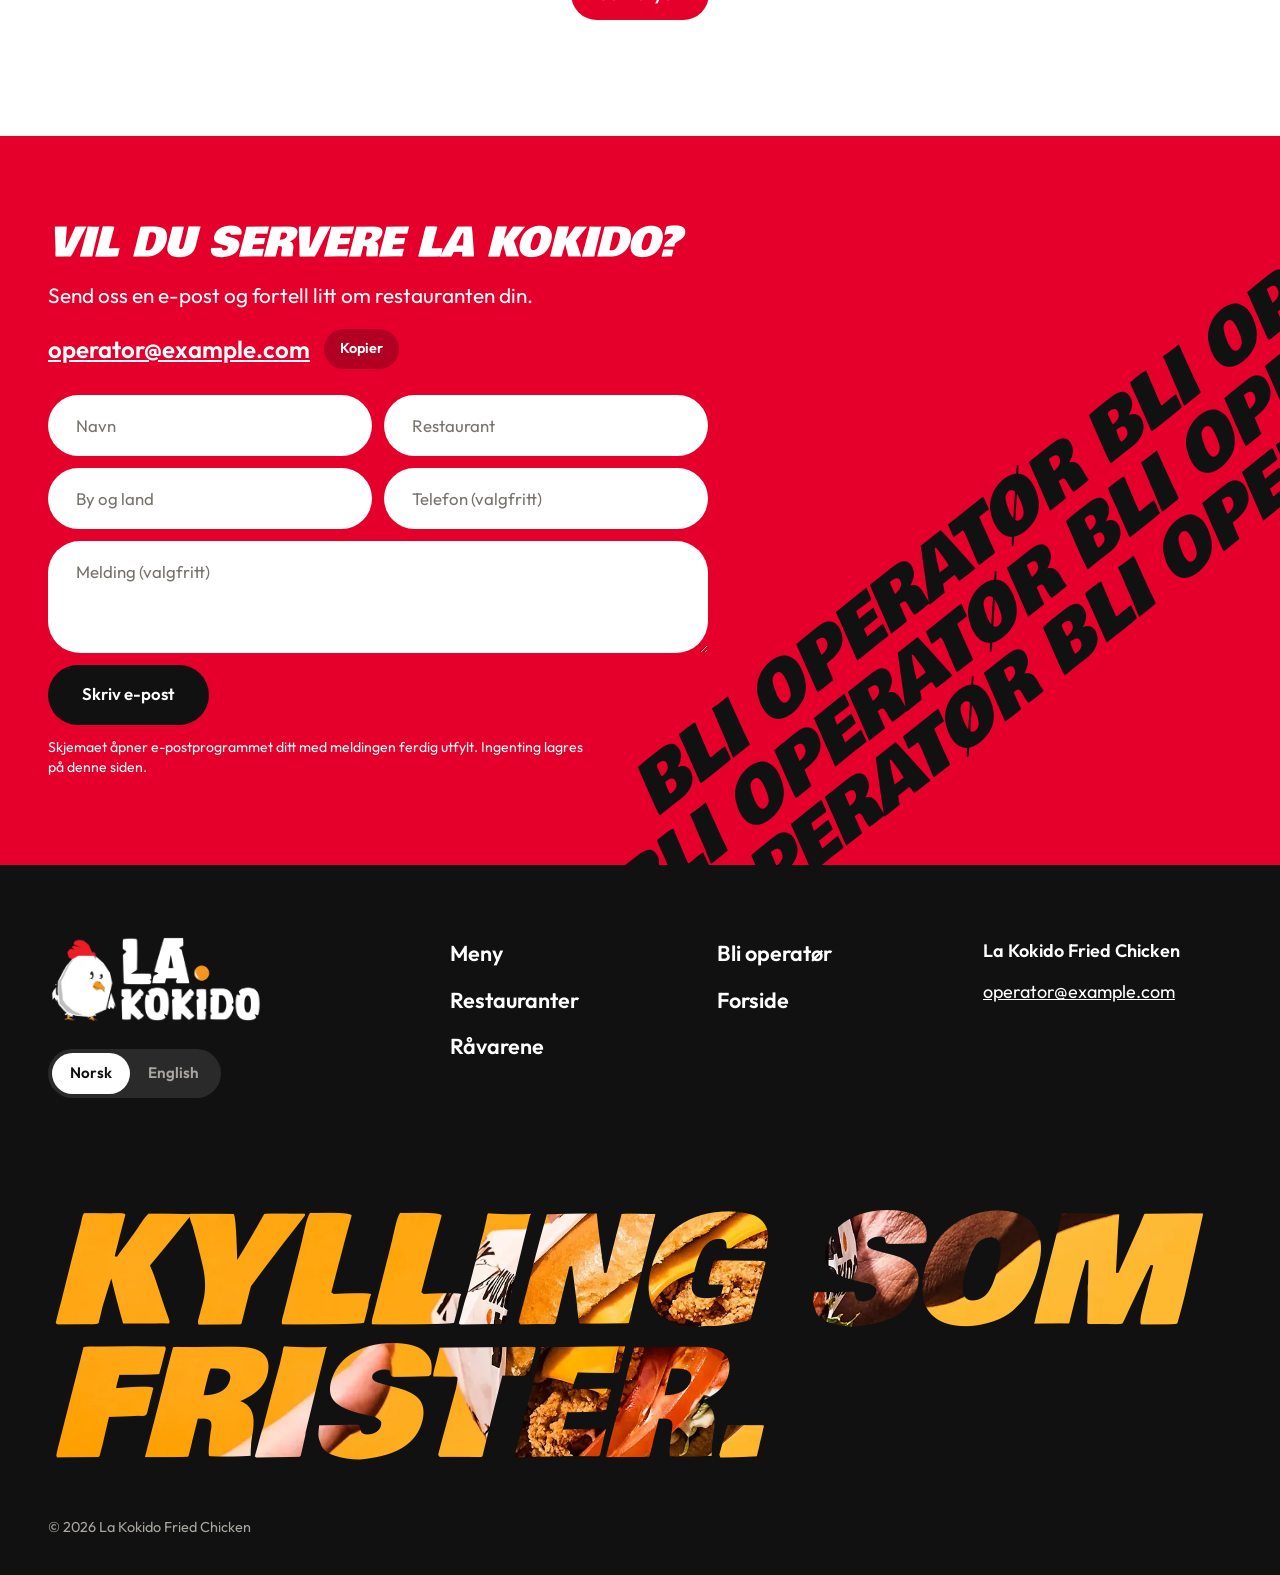
<file: ravarer.html>
<!doctype html>
<html lang="no">
<head>
<meta charset="utf-8">
<meta name="viewport" content="width=device-width, initial-scale=1">
<title>Råvarene | La Kokido</title>
<meta name="description" content="Naturlig kylling, egne krydderblandinger og ingen kunstige tilsetninger.">
<meta property="og:title" content="Råvarene | La Kokido">
<meta property="og:description" content="Naturlig kylling, egne krydderblandinger og ingen kunstige tilsetninger.">
<meta property="og:image" content="assets/img/hero.webp">
<meta name="theme-color" content="#111111">
<link rel="icon" href="favicon.png" type="image/png">
<link rel="apple-touch-icon" href="assets/img/apple-touch-icon.png">
<link rel="preload" href="assets/fonts/bowlby-one.woff2" as="font" type="font/woff2" crossorigin>
<link rel="stylesheet" href="styles.css">
</head>
<body data-title-en="Our ingredients | La Kokido">
<a class="skip" href="#main" data-i18n="skip">Hopp til innhold</a>
<header class="nav" id="nav"></header>

<main id="main">
<section class="intro">
  <div class="container">
    <h1 class="t-display page__title" data-i18n="rawp.title">Råvarene</h1>
    <p data-i18n="rawp.lead">Ekte kylling, våre egne krydderblandinger og ingenting kunstig.</p>
  </div>
</section>
<section class="section section--white features">
  <div class="container feature">
    <img src="assets/menu/overlar.webp" alt="" width="960" height="540" loading="lazy">
    <div><h2 class="t-display" data-i18n="rawp.h1">Bare naturlig kylling</h2><p data-i18n="rawp.t1">Vi bruker bare naturlig kylling. Fersk og smakfull, i hver eneste restaurant.</p></div>
  </div>
  <div class="container feature feature--flip">
    <img src="assets/menu/klubbe.webp" alt="" width="960" height="540" loading="lazy">
    <div><h2 class="t-display" data-i18n="rawp.h2">Trykkfritert, ikke bare fritert</h2><p data-i18n="rawp.t2">Spesielle trykkfrityrer stenger saften inne. Derfor blir kyllingen sprø utenpå og saftig inni.</p></div>
  </div>
  <div class="container feature">
    <img src="assets/menu/crispy-tenders.webp" alt="" width="960" height="540" loading="lazy">
    <div><h2 class="t-display" data-i18n="rawp.h3">Egne paneringer og marinader</h2><p data-i18n="rawp.t3">Paneringer, marinader og krydder er våre egne blandinger. Det gir samme smak uansett hvor du spiser La Kokido.</p></div>
  </div>
  <div class="container feature feature--flip">
    <img src="assets/menu/party-pack.webp" alt="" width="960" height="540" loading="lazy">
    <div><h2 class="t-display" data-i18n="rawp.h4">Ingenting kunstig</h2><p data-i18n="rawp.t4">Vi holder kunstige ingredienser unna maten. Rene smaker, ærlig mat.</p></div>
  </div>
  <div class="container features__cta"><a class="pill pill--red" href="meny.html" data-i18n="rawp.cta">Se menyen</a></div>
</section>
</main>

<div id="tail"></div>
<script src="site.js"></script>
</body>
</html>
</file>
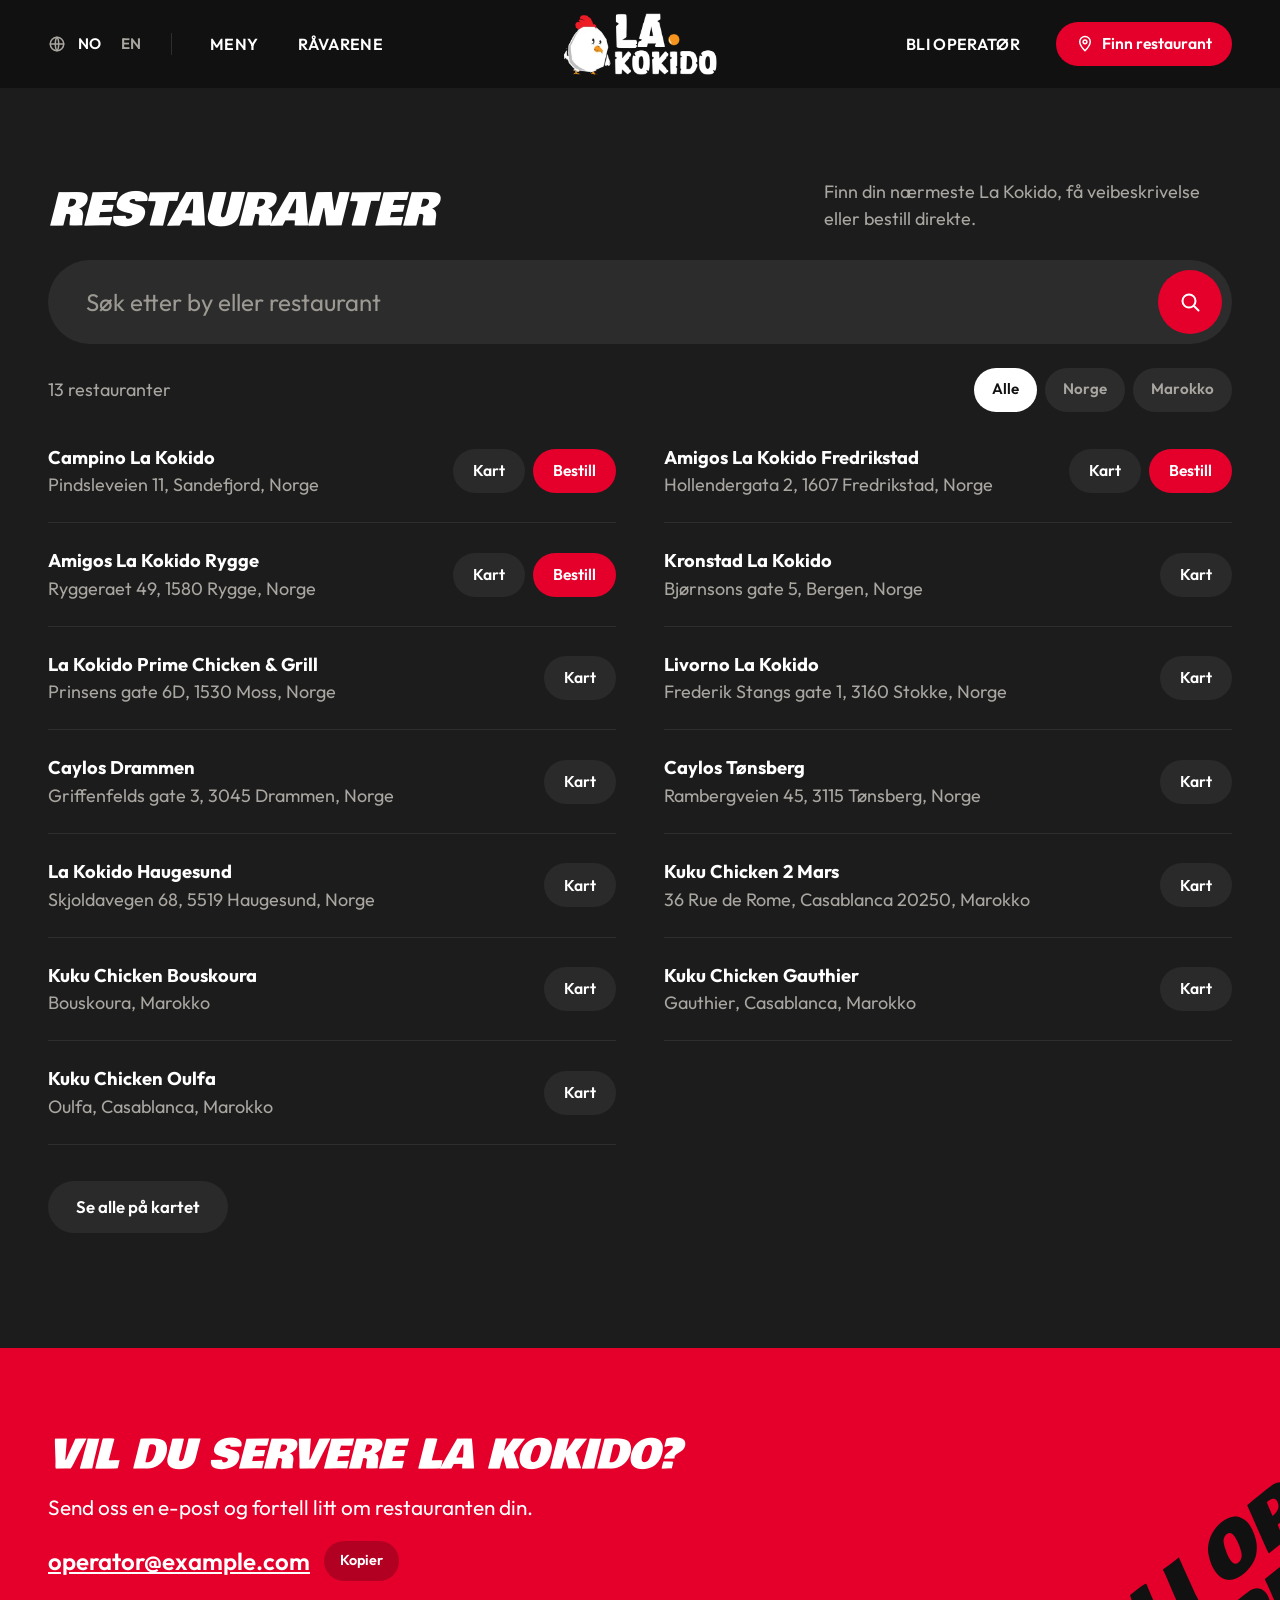
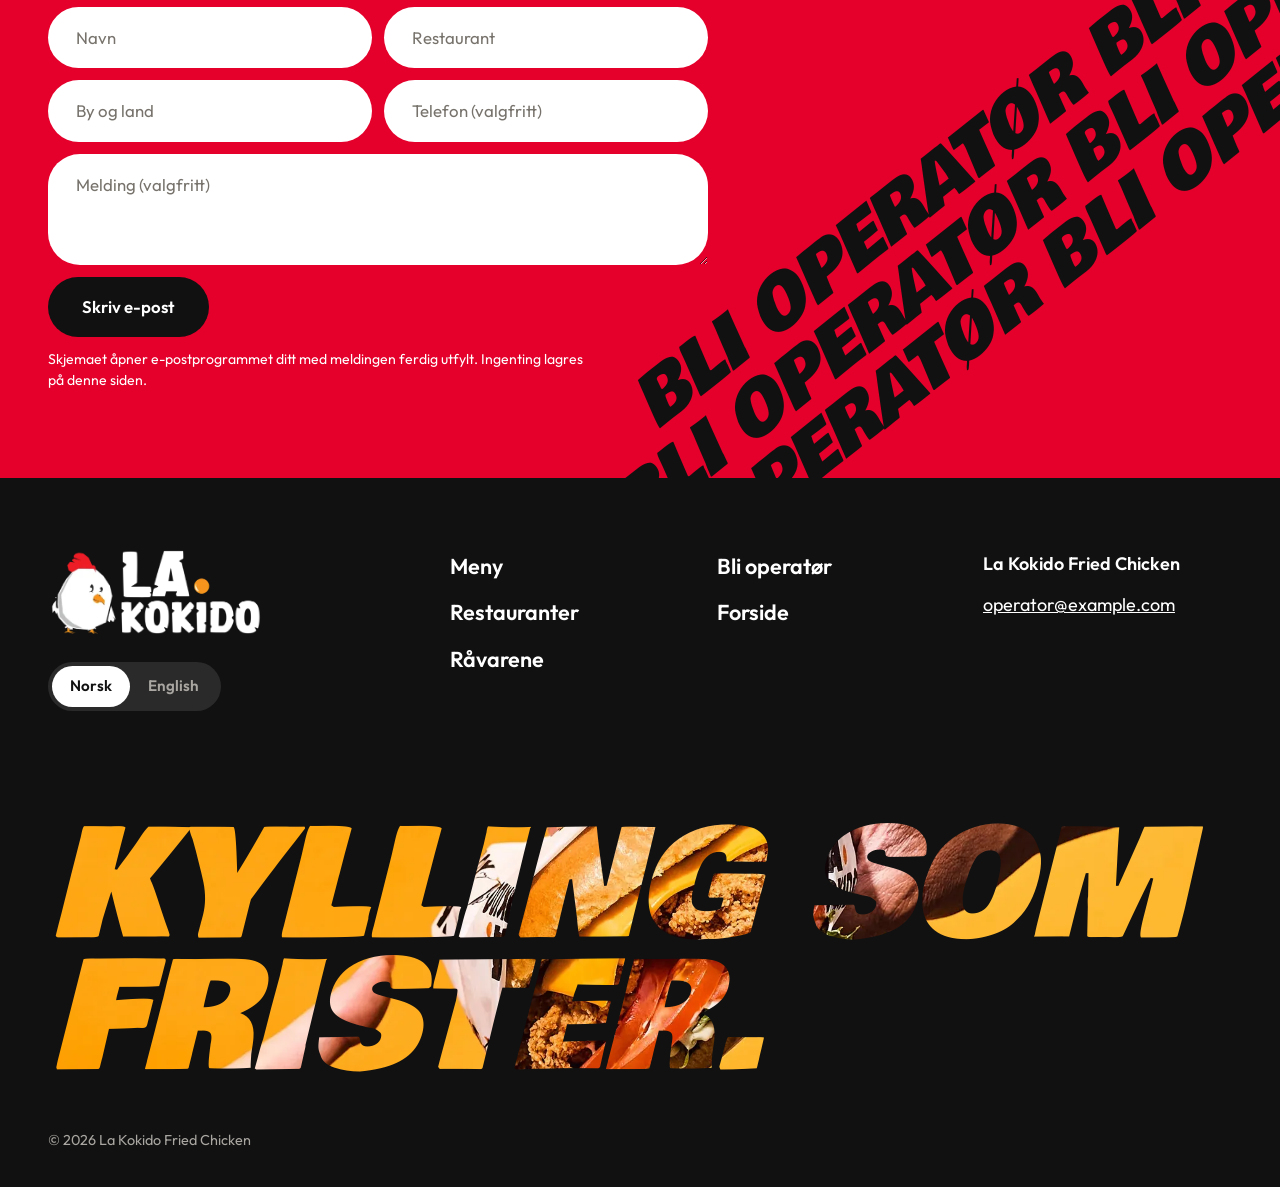
<file: restauranter.html>
<!doctype html>
<html lang="no">
<head>
<meta charset="utf-8">
<meta name="viewport" content="width=device-width, initial-scale=1">
<title>Restauranter | La Kokido</title>
<meta name="description" content="Finn din nærmeste La Kokido-restaurant i Norge og Marokko.">
<meta property="og:title" content="Restauranter | La Kokido">
<meta property="og:description" content="Finn din nærmeste La Kokido-restaurant i Norge og Marokko.">
<meta property="og:image" content="assets/img/hero.webp">
<meta name="theme-color" content="#111111">
<link rel="icon" href="favicon.png" type="image/png">
<link rel="apple-touch-icon" href="assets/img/apple-touch-icon.png">
<link rel="preload" href="assets/fonts/bowlby-one.woff2" as="font" type="font/woff2" crossorigin>
<link rel="stylesheet" href="styles.css">
</head>
<body data-title-en="Restaurants | La Kokido">
<a class="skip" href="#main" data-i18n="skip">Hopp til innhold</a>
<header class="nav" id="nav"></header>

<main id="main">
<section class="section section--raised page">
  <div class="container">
    <div class="rest__head">
      <h1 class="t-display rest__title" data-i18n="rest.title">Restauranter</h1>
      <p data-i18n="rest.lead">Finn din nærmeste La Kokido, få veibeskrivelse eller bestill direkte.</p>
    </div>
    <label class="search">
      <span class="sr-only" data-i18n="rest.search">Søk etter by eller restaurant</span>
      <input id="loc-search" type="search" placeholder="Søk etter by eller restaurant" data-i18n-ph="rest.search" autocomplete="off">
      <span class="search__btn" aria-hidden="true"><svg viewBox="0 0 24 24"><circle cx="11" cy="11" r="6.500"/><path d="m16 16 4.500 4.500"/></svg></span>
    </label>
    <div class="rest__bar">
      <p id="loc-count" aria-live="polite"></p>
      <div class="chips" id="loc-filters" role="group" aria-label="Land"></div>
    </div>
    <ul class="rest__list" id="loc-list"></ul>
    <p class="rest__empty" id="loc-empty" hidden><span data-i18n="rest.empty">Ingen restauranter passer til søket ennå. Vil du ha La Kokido i byen din?</span> <a href="operator.html" data-i18n="nav.operator">Bli operatør</a></p>
    <a class="pill pill--dark rest__all" href="https://www.google.com/maps/d/viewer?mid=1ovrAAtIn1Pm-Mk8cej24C1JfJVDMtYQ" target="_blank" rel="noopener" data-i18n="rest.map">Se alle på kartet</a>
  </div>
</section>
</main>

<div id="tail"></div>
<script src="site.js"></script>
</body>
</html>
</file>
<file: styles.css>
@font-face { font-family: "Bowlby One"; src: url("assets/fonts/bowlby-one.woff2") format("woff2"); font-display: swap; }
@font-face { font-family: "Outfit"; src: url("assets/fonts/outfit.woff2") format("woff2"); font-weight: 100 900; font-display: swap; }

:root {
  color-scheme: dark;
  --red: #e4002b;
  --red-dark: #b80022;
  --orange: #f8941d;
  --black: #111111;
  --raised: #1c1c1c;
  --line: #2e2e2e;
  --beige: #f3f0eb;
  --white: #ffffff;
  --ink: #111111;
  --muted: #a9a6a1;
  --muted-ink: #5d5952;
  --radius: 28px;
  --display: "Bowlby One", "Arial Black", Impact, sans-serif;
  --body: "Outfit", system-ui, -apple-system, "Segoe UI", Arial, sans-serif;
  --nav-h: 88px;
}

*, *::before, *::after { box-sizing: border-box; }
html { scroll-behavior: smooth; scroll-padding-top: calc(var(--nav-h) + 8px); }
body { margin: 0; font-family: var(--body); font-size: 18px; line-height: 1.5; color: var(--white); background: var(--black); -webkit-font-smoothing: antialiased; }
img { max-width: 100%; height: auto; display: block; }
h1, h2, h3, p, ul, ol, dl, dd, address { margin: 0; }
ul, ol { padding: 0; list-style: none; }
a { color: inherit; }
button, input, textarea { font: inherit; color: inherit; }
address { font-style: normal; }
svg { width: 18px; height: 18px; fill: none; stroke: currentColor; stroke-width: 2; stroke-linecap: round; stroke-linejoin: round; flex: none; }
:focus-visible { outline: 3px solid var(--orange); outline-offset: 3px; }

.container { width: 100%; max-width: 1280px; margin-inline: auto; padding-left: max(20px, env(safe-area-inset-left, 0px)); padding-right: max(20px, env(safe-area-inset-right, 0px)); }
@media (min-width: 900px) { .container { padding-left: 48px; padding-right: 48px; } }
.sr-only { position: absolute; width: 1px; height: 1px; overflow: hidden; clip-path: inset(50%); white-space: nowrap; }
.skip { position: absolute; left: -999px; top: 8px; z-index: 100; background: var(--white); color: var(--ink); padding: 10px 16px; border-radius: 999px; font-weight: 600; }
.skip:focus { left: 8px; }

/* ---------- Type ---------- */
.t-display { font-family: var(--display); font-weight: 400; font-style: italic; text-transform: uppercase; line-height: .95; letter-spacing: -.01em; text-wrap: balance; }
.t-label { font-size: clamp(1.1rem, 2vw, 1.5rem); }
.t-red { color: var(--red); }
.fine { font-size: .9rem; color: var(--muted-ink); margin-top: 28px; }

/* ---------- Pills ---------- */
.pill { display: inline-flex; align-items: center; justify-content: center; gap: 8px; min-height: 52px; padding: 12px 28px; border-radius: 999px; border: 0; font-weight: 600; font-size: 1.05rem; line-height: 1.1; text-decoration: none; cursor: pointer; white-space: nowrap; transition: background-color .15s, color .15s, transform .15s; }
.pill:active { transform: scale(.97); }
.pill--red { background: var(--red); color: var(--white); }
.pill--red:hover { background: var(--red-dark); }
.pill--black { background: var(--black); color: var(--white); }
.pill--black:hover { background: #2a2a2a; }
.pill--dark { background: #2a2a2a; color: var(--white); }
.pill--dark:hover { background: #3a3a3a; }
.pill--ghost { background: transparent; color: var(--white); box-shadow: inset 0 0 0 2px #4a4a4a; }
.pill--ghost:hover { box-shadow: inset 0 0 0 2px var(--white); }
.pill--sm { min-height: 44px; padding: 8px 20px; font-size: .98rem; }

/* ---------- Nav ---------- */
.nav { position: sticky; top: 0; z-index: 50; background: var(--black); }
.nav__bar { display: grid; grid-template-columns: 1fr auto 1fr; align-items: center; gap: 16px; height: var(--nav-h); max-width: 1280px; margin-inline: auto; padding-inline: 48px; }
.nav__side { display: flex; align-items: center; gap: 8px; }
.nav__side--right { justify-content: flex-end; }
.nav__langs { display: flex; align-items: center; gap: 4px; color: var(--muted); }
.nav__langs button { background: none; border: 0; padding: 10px 8px; font-weight: 600; font-size: .95rem; color: var(--muted); cursor: pointer; }
.nav__langs button[aria-pressed="true"] { color: var(--white); }
.nav__rule { width: 1px; height: 22px; background: var(--line); margin-inline: 14px; }
.nav__link { padding: 10px 16px; border-radius: 999px; font-weight: 600; font-size: 1rem; letter-spacing: .02em; text-transform: uppercase; text-decoration: none; white-space: nowrap; }
.nav__link:hover { background: #2a2a2a; }
.nav__logo img { height: 62px; width: auto; }
.nav__find { min-height: 44px; padding: 8px 20px; font-size: .98rem; margin-left: 12px; }
.nav__round { display: none; width: 46px; height: 46px; border-radius: 50%; border: 0; background: #2a2a2a; color: var(--white); place-items: center; cursor: pointer; }
.nav__round svg { width: 22px; height: 22px; }
.nav__round--red { background: var(--red); }
.sheet { background: var(--black); border-top: 1px solid var(--line); padding: 8px 20px 28px; }
.sheet__nav a { display: block; padding: 16px 0; border-bottom: 1px solid var(--line); font-family: var(--display); font-style: italic; text-transform: uppercase; font-size: 1.6rem; text-decoration: none; }
.sheet__actions { display: flex; flex-wrap: wrap; gap: 12px; align-items: center; justify-content: space-between; margin-top: 22px; }

.lang-toggle { display: inline-flex; padding: 4px; border-radius: 999px; background: #2a2a2a; }
.lang-toggle button { border: 0; background: none; padding: 9px 18px; border-radius: 999px; font-weight: 600; font-size: .95rem; color: var(--muted); cursor: pointer; }
.lang-toggle button[aria-pressed="true"] { background: var(--white); color: var(--ink); }

/* ---------- Hero ---------- */
.hero { padding-block: 8px 44px; }
.hero__card { position: relative; border-radius: var(--radius); overflow: hidden; background: #2a1a0c; aspect-ratio: 2 / 1; min-height: 420px; width: 100%; }
.hero__card img { position: absolute; inset: 0; width: 100%; height: 100%; object-fit: cover; object-position: 62% center; }
.hero__card::after { content: ""; position: absolute; inset: 0; background: linear-gradient(80deg, rgba(0, 0, 0, .55), rgba(0, 0, 0, 0) 60%); }
.hero__title { position: absolute; z-index: 1; left: clamp(20px, 6vw, 96px); bottom: clamp(24px, 7vw, 88px); right: 20px; font-size: clamp(2.5rem, 8.4vw, 7.4rem); line-height: .9; text-shadow: 0 4px 30px rgba(0, 0, 0, .25); }
.hero__foot { display: flex; flex-wrap: wrap; align-items: center; justify-content: space-between; gap: 20px 40px; margin-top: 28px; }
.hero__foot p { max-width: 46ch; color: var(--muted); min-width: 0; }
.hero__btns { display: flex; flex-wrap: wrap; gap: 12px; }

/* ---------- Sections ---------- */
.section { padding-block: clamp(64px, 9vw, 120px); }
.section--beige { background: var(--beige); color: var(--ink); }
.section--white { background: var(--white); color: var(--ink); }
.section--black { background: var(--black); }
.section--raised { background: var(--raised); }
.section__head { display: flex; flex-wrap: wrap; align-items: flex-end; justify-content: space-between; gap: 16px; margin-bottom: 36px; }

/* ---------- Menu cards ---------- */
.menu { display: grid; grid-template-columns: 1.15fr 1fr; grid-template-rows: repeat(3, auto); gap: 24px; }
.card { background: var(--white); border-radius: var(--radius); padding: 32px; display: flex; flex-direction: column; justify-content: center; gap: 10px; min-width: 0; }
.card h3 { font-size: clamp(1.5rem, 2.6vw, 2.2rem); }
.card p { color: var(--muted-ink); }
.card--big { grid-row: 1 / -1; position: relative; justify-content: space-between; gap: 24px; }
.card--big img { margin-block: auto; width: 100%; }
.card__tag { align-self: flex-start; background: var(--beige); color: var(--ink); border-radius: 999px; padding: 6px 14px; font-weight: 600; font-size: .9rem; }
.card__name { font-weight: 700; font-size: .9rem; letter-spacing: .04em; text-transform: uppercase; color: var(--ink) !important; }

/* ---------- Split (råvarer) ---------- */
.split { display: grid; grid-template-columns: 1fr 1.3fr; gap: clamp(32px, 6vw, 96px); align-items: start; }
.split__lead { font-size: clamp(1.25rem, 2.2vw, 1.7rem); line-height: 1.3; margin-top: 20px; max-width: 24ch; }
.facts { display: grid; grid-template-columns: 1fr 1fr; gap: 0 40px; }
.facts li { display: grid; gap: 4px; padding-block: 22px; border-top: 1px solid #e3ded6; }
.facts strong { font-size: 1.25rem; font-weight: 600; }
.facts span { color: var(--muted-ink); font-size: 1rem; }

/* ---------- Story ---------- */
.story__head { display: grid; grid-template-columns: 1fr 1fr; gap: 32px clamp(32px, 8vw, 140px); align-items: start; }
.story__head p { color: var(--muted); max-width: 44ch; justify-self: end; }
.story { display: grid; grid-template-columns: repeat(3, 1fr); gap: 40px; margin-top: clamp(48px, 8vw, 110px); }
.story dt { font-size: clamp(2.6rem, 6vw, 5rem); }
.story dd { color: var(--muted); margin-top: 12px; max-width: 24ch; }
.story div:nth-child(1) { margin-top: 120px; }
.story div:nth-child(2) { margin-top: 60px; }

/* ---------- Restaurants ---------- */
.rest__head { display: flex; flex-wrap: wrap; align-items: flex-end; justify-content: space-between; gap: 16px 40px; margin-bottom: 28px; }
.rest__title { font-size: clamp(1.8rem, 4vw, 2.8rem); }
.rest__head p { color: var(--muted); max-width: 34ch; min-width: 0; }
.search { display: flex; align-items: center; background: #2c2c2c; border-radius: 999px; padding: 10px 10px 10px 36px; }
.search:focus-within { outline: 3px solid var(--orange); outline-offset: 2px; }
.search input { flex: 1; min-width: 0; height: 64px; border: 0; background: none; outline: 0; font-size: clamp(1.05rem, 2vw, 1.5rem); }
.search input::placeholder { color: #9c9993; }
.search__btn { width: 64px; height: 64px; border-radius: 50%; background: var(--red); display: grid; place-items: center; flex: none; }
.search__btn svg { width: 24px; height: 24px; }
.rest__bar { display: flex; flex-wrap: wrap; align-items: center; justify-content: space-between; gap: 12px; margin: 24px 0 8px; color: var(--muted); }
.chips { display: flex; flex-wrap: wrap; gap: 8px; }
.chip { min-height: 44px; padding: 8px 18px; border-radius: 999px; border: 0; background: #2c2c2c; font-weight: 600; font-size: .95rem; cursor: pointer; }
.chip[aria-pressed="true"] { background: var(--white); color: var(--ink); }
.rest__list { display: grid; grid-template-columns: 1fr 1fr; column-gap: 48px; }
.rest__item { display: flex; flex-wrap: wrap; align-items: center; justify-content: space-between; gap: 12px 20px; padding-block: 24px; border-bottom: 1px solid var(--line); min-width: 0; }
.rest__item h3 { font-size: 1.15rem; font-weight: 700; }
.rest__item p { color: var(--muted); }
.rest__actions { display: flex; flex-wrap: wrap; gap: 8px; }
.rest__empty { padding-block: 28px; color: var(--muted); }
.rest__empty a { color: var(--white); font-weight: 600; }
.rest__all { margin-top: 36px; }

/* ---------- Operator photo band ---------- */
.jobs { position: relative; overflow: hidden; min-height: clamp(520px, 62vw, 780px); display: flex; align-items: flex-end; background: #222; }
.jobs > img { position: absolute; inset: 0; width: 100%; height: 100%; object-fit: cover; object-position: center 30%; }
.jobs::after { content: ""; position: absolute; inset: 0; background: linear-gradient(180deg, rgba(0, 0, 0, .25), rgba(0, 0, 0, .1) 45%, rgba(0, 0, 0, .78)); }
.jobs__word { position: absolute; z-index: 1; top: clamp(28px, 5vw, 64px); left: 0; right: 0; text-align: center; font-size: clamp(3rem, 13.5vw, 13rem); line-height: .86; }
.jobs__body { position: relative; z-index: 1; padding-block: 48px; display: grid; gap: 22px; justify-items: start; }
.jobs__body p { max-width: 38ch; font-size: 1.15rem; }

/* ---------- Numbered list ---------- */
.list__title { font-size: clamp(2rem, 5vw, 3.6rem); margin-bottom: 28px; }
.list { max-width: 900px; }
.list li { padding-block: 26px; border-top: 1px solid #e3ded6; display: grid; gap: 6px; }
.list li:last-child { border-bottom: 1px solid #e3ded6; }
.list__meta { font-size: .95rem; color: var(--muted-ink); }
.list h3 { font-size: clamp(1.4rem, 2.6vw, 1.9rem); font-weight: 600; line-height: 1.2; }
.list li > p:last-child { color: #3b3833; max-width: 62ch; }

/* ---------- Pre-footer (contact) ---------- */
.prefooter { position: relative; overflow: hidden; background: var(--red); color: var(--white); padding-block: clamp(56px, 7vw, 88px); }
.prefooter__grid { position: relative; z-index: 1; }
.prefooter__body { max-width: 660px; display: grid; gap: 18px; }
.prefooter__title { font-size: clamp(1.7rem, 3.4vw, 2.5rem); }
.prefooter__lead { font-size: 1.3rem; }
.prefooter__mail { display: flex; flex-wrap: wrap; align-items: center; gap: 10px 14px; font-size: clamp(1.15rem, 2.4vw, 1.5rem); font-weight: 600; }
.prefooter__mail a { overflow-wrap: anywhere; min-width: 0; }
.copy { border: 0; border-radius: 999px; background: rgba(0, 0, 0, .22); padding: 8px 16px; font-size: .9rem; font-weight: 600; cursor: pointer; min-height: 40px; }
.copy:hover { background: rgba(0, 0, 0, .35); }
.signup { display: grid; gap: 12px; margin-top: 8px; }
.signup__row { display: grid; grid-template-columns: 1fr 1fr; gap: 12px; }
.signup input, .signup textarea { width: 100%; min-width: 0; border: 0; background: var(--white); color: var(--ink); padding: 18px 28px; border-radius: 32px; font-size: 1.05rem; }
.signup textarea { resize: vertical; }
.signup input::placeholder, .signup textarea::placeholder { color: #77736c; }
.signup input:focus-visible, .signup textarea:focus-visible { outline: 3px solid var(--black); outline-offset: 2px; }
.signup .pill { justify-self: start; min-height: 60px; padding-inline: 34px; }
.signup__error { font-weight: 700; background: var(--black); padding: 10px 18px; border-radius: 16px; justify-self: start; }
.signup__note { font-size: .88rem; line-height: 1.45; max-width: 60ch; }
.prefooter__lines { position: absolute; top: 50%; right: -34%; width: 90%; display: grid; gap: 4px; transform: translateY(-50%) rotate(-38deg); color: var(--black); font-size: clamp(2.4rem, 5.4vw, 4.8rem); white-space: nowrap; pointer-events: none; }
.prefooter__lines span:nth-child(2) { margin-left: -1.2em; }
.prefooter__lines span:nth-child(3) { margin-left: -2.4em; }

/* ---------- Footer ---------- */
.footer { background: var(--black); padding-block: 72px 36px; }
.footer__top { display: grid; grid-template-columns: 1.6fr 1fr 1fr 1.1fr; gap: 40px; align-items: start; }
.footer__brand { display: grid; gap: 28px; justify-items: start; }
.footer__brand img { height: 84px; width: auto; }
.footer__col { display: grid; gap: 14px; }
.footer__col a { font-size: 1.35rem; font-weight: 600; text-decoration: none; }
.footer__col a:hover { color: var(--red); }
.footer address { display: grid; gap: 14px; color: var(--muted); min-width: 0; }
.footer address strong { color: var(--white); font-weight: 600; }
.footer address a { color: var(--white); overflow-wrap: anywhere; }
.footer__word { margin-top: clamp(56px, 9vw, 110px); font-size: clamp(2.6rem, 11.5vw, 10.5rem); line-height: .9; color: transparent; background: url("assets/img/hero.webp") 60% 45% / cover; -webkit-background-clip: text; background-clip: text; padding-right: .12em; }
.footer__legal { margin-top: 44px; font-size: .9rem; color: var(--muted); }

/* ---------- Responsive ---------- */
@media (max-width: 1100px) {
  .nav__bar { padding-inline: 20px; }
  .nav__link, .nav__langs, .nav__rule, .nav__find { display: none; }
  .nav__round { display: grid; }
  .nav__logo img { height: 52px; }
  :root { --nav-h: 72px; }
}
@media (min-width: 1101px) { .sheet { display: none !important; } }
@media (max-width: 900px) {
  .menu, .split, .story__head, .rest__list, .footer__top { grid-template-columns: 1fr; }
  .card--big { grid-row: auto; }
  .story__head p { justify-self: start; }
  .story { grid-template-columns: 1fr; gap: 32px; }
  .story div:nth-child(n) { margin-top: 0; }
  .hero__card { aspect-ratio: 4 / 5; min-height: 0; max-height: 78vh; }
  .hero__card::after { background: linear-gradient(0deg, rgba(0, 0, 0, .7), rgba(0, 0, 0, 0) 65%); }
  .prefooter__lines { display: none; }
  .footer__top { gap: 36px; }
}
@media (max-width: 560px) {
  body { font-size: 17px; }
  .facts, .signup__row { grid-template-columns: 1fr; }
  .search { padding: 6px 6px 6px 22px; }
  .search input, .search__btn { height: 52px; }
  .search__btn { width: 52px; }
  .card { padding: 24px; }
  .hero__btns .pill, .signup .pill { width: 100%; }
  .hero__btns { width: 100%; }
}
@media (prefers-reduced-motion: reduce) {
  html { scroll-behavior: auto; }
  .pill { transition: none; }
}

/* ---------- Multi-page additions ---------- */
.nav { min-height: var(--nav-h); }
.nav__link[aria-current="page"] { background: #2a2a2a; }
.sheet__nav a[aria-current="page"] { color: var(--red); }
a.hero__card { display: block; }
.page { padding-top: clamp(48px, 7vw, 96px); min-height: 60vh; }
.page__title { font-size: clamp(2.4rem, 6vw, 4rem); margin-bottom: 24px; }

a.card { text-decoration: none; color: var(--ink); transition: transform .18s; }
a.card:hover { transform: translateY(-4px); }
.card--photo { padding: 0; overflow: hidden; gap: 0; justify-content: flex-start; background: #e4e3ea; }
.card--photo img { width: 100%; aspect-ratio: 16 / 9; object-fit: cover; }
.card--photo .card__name { padding: 16px 22px 18px; background: var(--white); }
.menu { grid-template-columns: 1.15fr 1fr 1fr; grid-template-rows: repeat(2, auto); }
.card--big { grid-row: 1 / -1; }
.split .pill { margin-top: 28px; }

.chips--menu { gap: 8px; margin-bottom: 8px; }
.chip--light { background: var(--white); color: var(--ink); text-decoration: none; display: inline-flex; align-items: center; font-size: 1.05rem; padding-inline: 20px; }
.chip--light:hover { background: var(--ink); color: var(--white); }
.mcat { display: grid; grid-template-columns: 240px minmax(0, 1fr); gap: 24px 32px; padding-block: 56px; border-bottom: 1px solid #e3ded6; scroll-margin-top: var(--nav-h); }
.mcat__grid { display: grid; grid-template-columns: repeat(3, minmax(0, 1fr)); gap: 32px 24px; }
.mcard { display: grid; gap: 6px; align-content: start; min-width: 0; }
.mcard__photo { border-radius: 24px; overflow: hidden; background: #e4e3ea; margin-bottom: 8px; }
.mcard__photo img { width: 100%; aspect-ratio: 4 / 3; object-fit: cover; }
.mcard__photo--empty { background: var(--white); }
.mcard__photo--empty img { object-fit: contain; padding: 22%; opacity: .18; filter: grayscale(1); }
.mcard h3 { font-size: .95rem; font-weight: 700; letter-spacing: .04em; text-transform: uppercase; }
.mcard p { font-size: .95rem; color: var(--muted-ink); line-height: 1.4; }

.intro { background: #fdeedd; color: var(--ink); text-align: center; padding-block: clamp(56px, 8vw, 100px); }
.intro .page__title { margin-bottom: 18px; }
.intro p { font-size: 1.3rem; max-width: 30ch; margin-inline: auto; }
.features { display: grid; gap: clamp(56px, 8vw, 110px); }
.feature { display: grid; grid-template-columns: 1fr 1fr; gap: clamp(28px, 6vw, 96px); align-items: center; }
.feature img { width: 100%; aspect-ratio: 1 / 1; object-fit: cover; border-radius: var(--radius); }
.feature--flip img { order: 2; }
.feature h2 { font-size: clamp(1.8rem, 3.6vw, 2.8rem); padding-bottom: 22px; margin-bottom: 22px; border-bottom: 1px solid #e3ded6; }
.feature p { max-width: 44ch; }
.features__cta { text-align: center; }
h1.jobs__word { margin: 0; }

@media (max-width: 900px) {
  .menu { grid-template-columns: 1fr 1fr; }
  .card--big { grid-column: 1 / -1; grid-row: auto; }
  .mcat { grid-template-columns: 1fr; padding-block: 36px; }
  .mcat__grid { grid-template-columns: repeat(2, minmax(0, 1fr)); gap: 24px 14px; }
  .mcard__photo { border-radius: 18px; }
  .feature { grid-template-columns: 1fr; }
  .feature--flip img { order: 0; }
}
</file>
